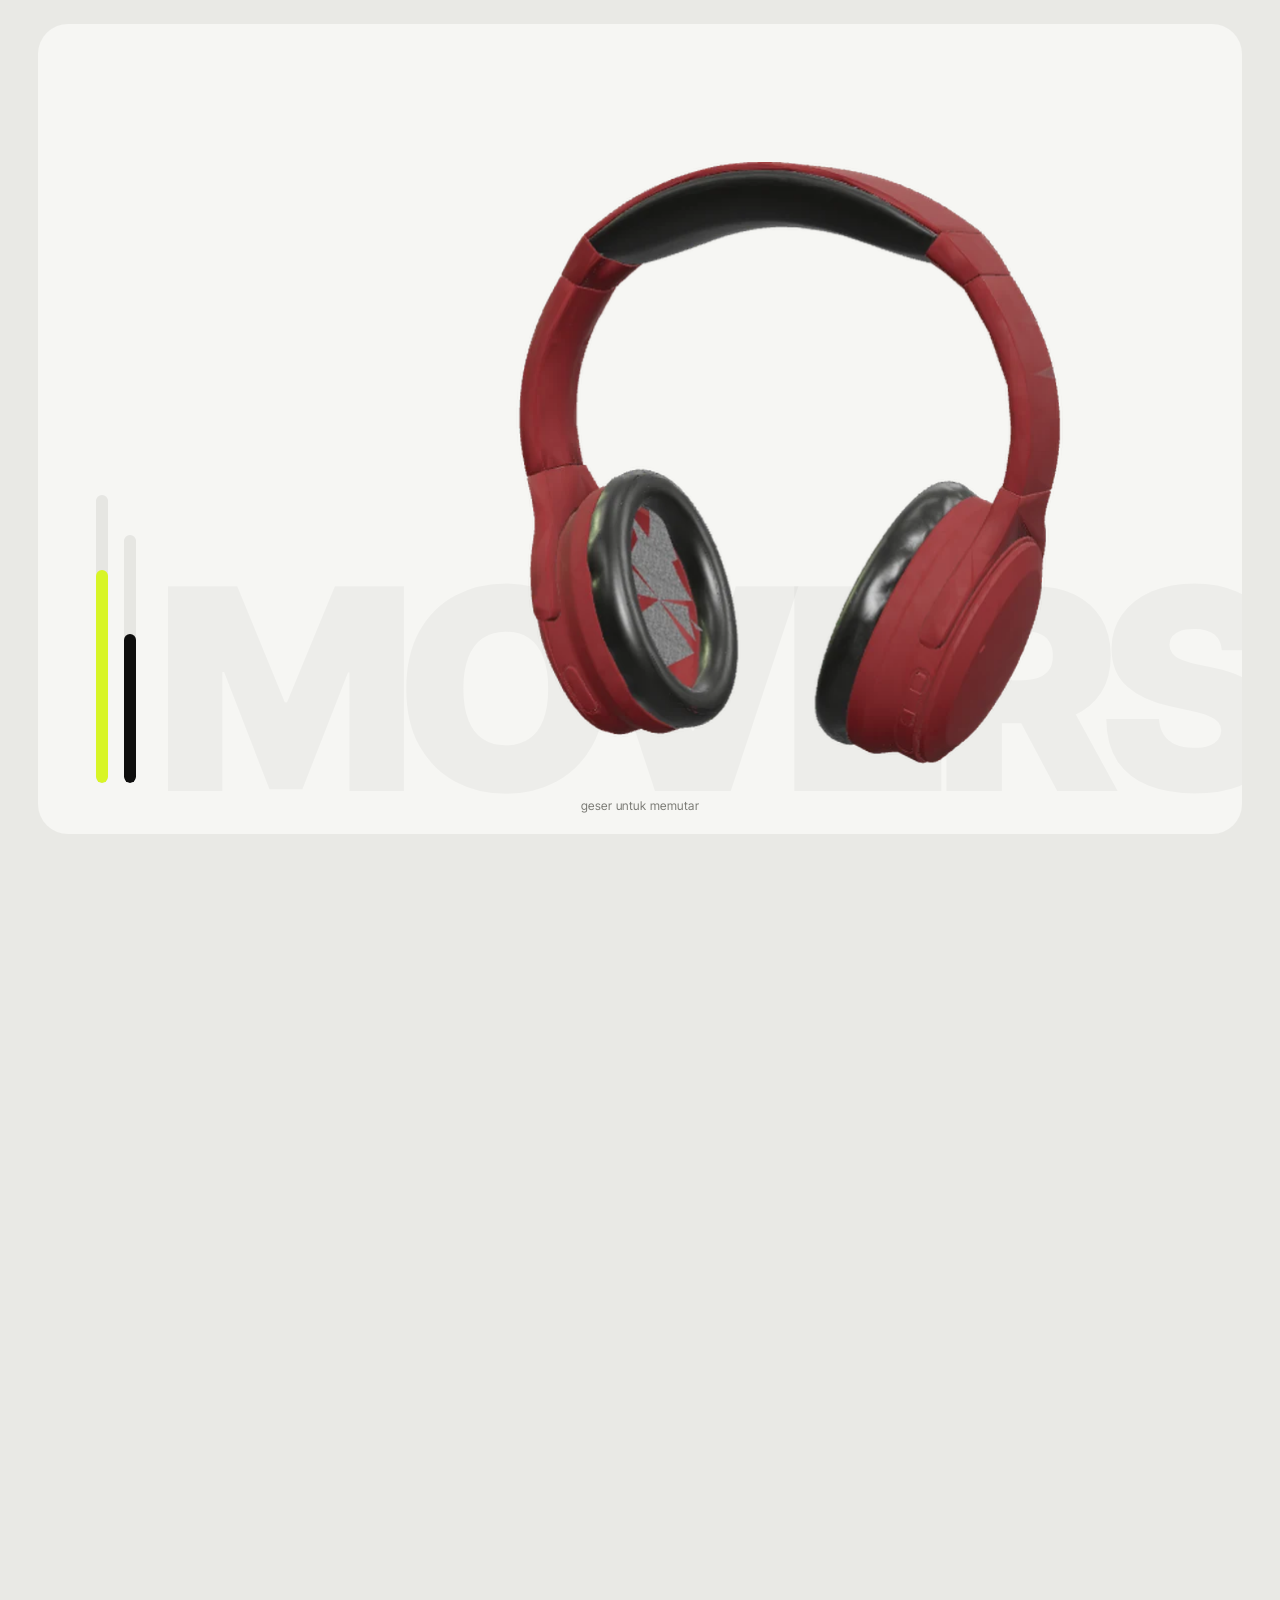
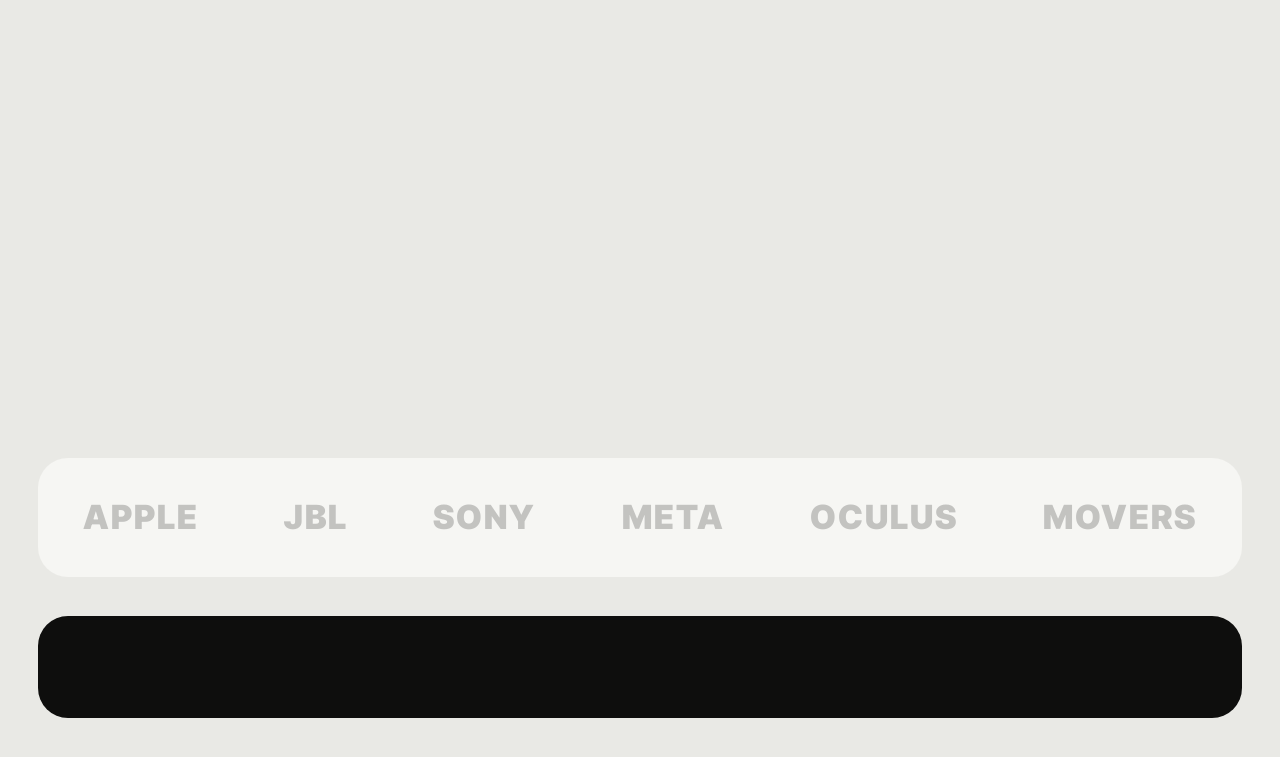
<file: index.html>
<!DOCTYPE html>
<html lang="id">
<head>
  <meta charset="utf-8">
  <meta name="viewport" content="width=device-width, initial-scale=1, viewport-fit=cover">
  <title>MOVERS · Gadget & Aksesoris Laptop</title>
  <meta name="description" content="MOVERS menjual MacBook, headphone, earphone, Apple Watch, speaker, controller, dan VR. Lihat setiap produk dalam 3D, pesan lewat WhatsApp.">
  <meta property="og:title" content="MOVERS · Gear up. Move on.">
  <meta property="og:description" content="Gadget & aksesoris laptop dalam 3D. Pesan langsung lewat WhatsApp.">
  <meta property="og:image" content="img/stills/headphone.webp">
  <meta name="theme-color" content="#efefec">
  <link rel="icon" href="img/favicon.svg" type="image/svg+xml">
  <link rel="preconnect" href="https://fonts.googleapis.com"><link rel="preconnect" href="https://fonts.gstatic.com" crossorigin>
  <link href="https://fonts.googleapis.com/css2?family=Inter+Tight:wght@400;500;600;700;800;900&display=swap" rel="stylesheet">
  <link rel="stylesheet" href="css/style.css">
  <link rel="modulepreload" href="vendor/three.module.js">
  <script type="importmap">{ "imports": { "three": "./vendor/three.module.js" } }</script>
</head>
<body>
  <header class="site-header" id="site-header"></header>

  <main id="main">
    <!-- hero -->
    <section class="hero panel" aria-labelledby="hero-title">
      <span class="ghost" aria-hidden="true">MOVERS</span>
      <p class="eyebrow reveal">Headphone Wireless Pro · mulai Rp1,2 jt</p>
      <h1 id="hero-title" class="display reveal">
        <span class="line">GADGET UNTUK</span>
        <span class="pill-line"><span class="pill-word">SETIAP GERAK</span>
          <a class="pill-cta" href="product.html?id=headphone"><span>Belanja<br>sekarang</span><i>→</i></a></span>
      </h1>
      <div class="hero-icons reveal" aria-label="Keunggulan">
        <span class="ring" title="Isi daya cepat" data-icon="bolt"></span>
        <span class="ring" title="Konsultasi via WhatsApp" data-icon="phone"></span>
        <span class="ring" title="Dikirim 1–2 hari" data-icon="clock"></span>
      </div>
      <div class="bars" aria-hidden="true"><i></i><i></i></div>
      <div class="v3d hero-model" data-model="headphone" data-drag data-spin="0.2" data-fill="1.3"><img class="v3d-still" src="img/stills/headphone.webp" alt="Headphone Wireless Pro" width="600" height="600"></div>
      <div class="hero-rate reveal">
        <div class="rate-row"><b>4.9</b><span>/5</span>
          <span class="faces" aria-hidden="true"><i style="--h:18">RA</i><i style="--h:330">DS</i><i style="--h:205">FA</i></span></div>
        <p>Dipercaya 1.800+ pembeli. Barang original, bergaransi, dan bisa dicek dulu lewat 3D sebelum checkout.</p>
      </div>
      <span class="drag-hint" aria-hidden="true">geser untuk memutar</span>
    </section>

    <!-- kategori (kotak-kotak seperti template) -->
    <section class="tiles" id="kategori" aria-label="Kategori">
      <a class="tile t-black reveal" href="shop.html?cat=earphone">
        <div class="tile-text"><small>Nikmati</small><b>Earphone</b><span class="outline">AUDIO</span><span class="tile-btn">Lihat</span></div>
        <div class="v3d" data-model="earphone" data-spin="0.4"><img class="v3d-still" src="img/stills/earphone.webp" alt="" width="600" height="600"></div>
      </a>
      <a class="tile t-lime reveal" href="shop.html?cat=watch">
        <div class="tile-text"><small>Baru</small><b>Apple Watch</b><span class="outline">WATCH</span><span class="tile-btn">Lihat</span></div>
        <div class="v3d" data-model="watch-s9" data-spin="0.35"><img class="v3d-still" src="img/stills/watch-s9.webp" alt="" width="600" height="600"></div>
      </a>
      <a class="tile t-white wide reveal" href="shop.html?cat=macbook">
        <div class="tile-text"><small>Tren</small><b>MacBook Pro</b><span class="outline">LAPTOP</span><span class="tile-btn">Lihat</span></div>
        <div class="v3d" data-model="macbook" data-spin="0.25"><img class="v3d-still" src="img/stills/macbook.webp" alt="" width="600" height="600"></div>
      </a>
      <a class="tile t-white wide reveal" href="shop.html?cat=console">
        <div class="tile-text"><small>Terbaik</small><b>Gaming</b><span class="outline">CONSOLE</span><span class="tile-btn">Lihat</span></div>
        <div class="v3d" data-model="ps5-controller" data-spin="0.3"><img class="v3d-still" src="img/stills/ps5-controller.webp" alt="" width="600" height="600"></div>
      </a>
      <a class="tile t-black reveal" href="shop.html?cat=vr">
        <div class="tile-text"><small>Main</small><b>Game VR</b><span class="outline">OCULUS</span><span class="tile-btn">Lihat</span></div>
        <div class="v3d" data-model="quest" data-spin="0.4"><img class="v3d-still" src="img/stills/quest.webp" alt="" width="600" height="600"></div>
      </a>
      <a class="tile t-lime reveal" href="shop.html?cat=speaker">
        <div class="tile-text"><small>Baru</small><b>Speaker</b><span class="outline">SPEAKER</span><span class="tile-btn">Lihat</span></div>
        <div class="v3d" data-model="speaker" data-spin="0.35"><img class="v3d-still" src="img/stills/speaker.webp" alt="" width="600" height="600"></div>
      </a>
    </section>

    <!-- keunggulan -->
    <section class="perks reveal" aria-label="Keunggulan belanja">
      <div><span data-icon="truck"></span><b>Gratis ongkir</b><small>Min. belanja Rp1 jt</small></div>
      <div><span data-icon="shield"></span><b>Garansi resmi</b><small>Uang kembali 7 hari</small></div>
      <div><span data-icon="headset"></span><b>Bantuan 24/7</b><small>Lewat WhatsApp</small></div>
      <div><span data-icon="card"></span><b>Bayar aman</b><small>Transfer, QRIS, COD</small></div>
    </section>

    <!-- promo 1: kartu hitam dengan lencana berputar -->
    <section class="promo promo-dark reveal" aria-labelledby="promo1">
      <div class="badge" aria-hidden="true"><svg viewBox="0 0 100 100"><defs><path id="ring1" d="M50 50m-37 0a37 37 0 1 1 74 0a37 37 0 1 1-74 0"/></defs><text><textPath href="#ring1" textLength="231" lengthAdjust="spacing">MULAI SEKARANG  •  MULAI SEKARANG  •  </textPath></text></svg><span data-icon="bolt"></span></div>
      <div class="promo-left">
        <small class="lime-text">Diskon 17% · 15 Nov – 15 Des</small>
        <h2 id="promo1" class="display">PESTA<br>TANPA<br>HENTI.</h2>
      </div>
      <div class="v3d promo-model" data-model="speaker" data-spin="0.3" data-fill="1"><img class="v3d-still" src="img/stills/speaker.webp" alt="" width="600" height="600"></div>
      <div class="promo-right">
        <h3>JBL Charge 3</h3>
        <p>Bass kencang, tahan air, dan bisa sekalian ngecas HP. Teman setia buat kumpul di mana saja.</p>
        <a class="pill-btn outline-light" href="product.html?id=speaker">Lihat speaker <span data-icon="arrow"></span></a>
      </div>
    </section>

    <!-- terlaris -->
    <section class="section" aria-labelledby="best">
      <div class="sec-head reveal">
        <h2 id="best" class="display-sm">PRODUK <mark>TERLARIS</mark></h2>
        <p>Pilihan favorit pembeli bulan ini. Klik produk untuk melihatnya dalam 3D.</p>
        <a class="pill-btn dark" href="shop.html">Semua produk <span data-icon="arrow"></span></a>
      </div>
      <div class="grid" id="best-grid"></div>
    </section>

    <!-- promo 2: kartu lime -->
    <section class="promo promo-lime reveal" aria-labelledby="promo2">
      <div class="promo-left">
        <small>Hemat Rp1 jt · khusus minggu ini</small>
        <h2 id="promo2" class="display">HAPPY<br>HOURS.</h2>
      </div>
      <div class="v3d promo-model" data-model="watch-ultra" data-spin="0.3" data-fill="1.05"><img class="v3d-still" src="img/stills/watch-ultra.webp" alt="" width="600" height="600"></div>
      <div class="promo-right">
        <h3>Apple Watch Ultra 2</h3>
        <p>Titanium, layar 3000 nits, dan baterai yang tahan berhari-hari. Siap diajak ke segala medan.</p>
        <a class="pill-btn dark" href="product.html?id=watch-ultra">Lihat jam <span data-icon="arrow"></span></a>
      </div>
    </section>

    <!-- berita -->
    <section class="section" aria-labelledby="news">
      <div class="sec-head reveal">
        <h2 id="news" class="display-sm">KABAR <mark>TERBARU</mark></h2>
        <p>Saran dan berita gadget pilihan dari media teknologi. Klik untuk membaca artikel lengkapnya.</p>
      </div>
      <div class="news">
        <a class="news-card reveal" href="https://id.my-best.com/1576" target="_blank" rel="noopener">
          <img src="img/news/news-1.webp" alt="Orang mencoba headset VR" loading="lazy" width="900" height="601">
          <small>mybest Indonesia · Panduan VR</small>
          <h3>Cara memilih headset VR, ditinjau praktisi IT</h3>
          <p>Bedanya VR standalone, VR untuk PC atau konsol, dan VR box untuk HP, plus rekomendasinya.</p>
          <span class="news-more">Baca di mybest <span data-icon="arrowUR"></span></span>
        </a>
        <a class="news-card reveal" href="https://inet.detik.com/consumer/d-8030985/smartwatch-untuk-orang-tua-ini-fitur-yang-wajib-ada" target="_blank" rel="noopener">
          <img src="img/news/news-2.webp" alt="Smartwatch di pergelangan tangan" loading="lazy" width="900" height="601">
          <small>detikInet · Smartwatch</small>
          <h3>Smartwatch untuk orang tua: ini fitur yang wajib ada</h3>
          <p>Pemantauan kesehatan, deteksi jatuh, GPS, sampai pengingat obat untuk keluarga di rumah.</p>
          <span class="news-more">Baca di detikInet <span data-icon="arrowUR"></span></span>
        </a>
        <a class="news-card reveal" href="https://eraspace.com/artikel/post/set-up-gaming-room-02" target="_blank" rel="noopener">
          <img src="img/news/news-3.webp" alt="Setup laptop di meja kerja" loading="lazy" width="900" height="1090">
          <small>Eraspace · Setup gaming</small>
          <h3>7 tips set up gaming room di rumah</h3>
          <p>Mulai dari konsep, meja dan kursi ergonomis, sampai merapikan kabel supaya main makin nyaman.</p>
          <span class="news-more">Baca di Eraspace <span data-icon="arrowUR"></span></span>
        </a>
      </div>
    </section>

    <!-- merek -->
    <section class="brands" aria-label="Merek yang tersedia">
      <span>APPLE</span><span>JBL</span><span>SONY</span><span>META</span><span>OCULUS</span><span>MOVERS</span>
    </section>
  </main>

  <footer class="site-footer" id="site-footer"></footer>

  <script type="module">
    import { setup, card, PRODUCTS, ICON, $, $$ } from './js/common.js';
    // ikon & tombol panah
    $$('[data-icon]').forEach(el => { el.innerHTML = ICON[el.dataset.icon] || ''; });
    // tombol kotak kategori menyebut jumlah produknya
    $$('.tile').forEach(t => {
      const cat = new URL(t.href).searchParams.get('cat'), n = PRODUCTS.filter(p => p.cat === cat).length;
      t.querySelector('.tile-btn').innerHTML = `Lihat ${n} produk ${ICON.arrow}`;
    });
    const best = ['headphone', 'headphone-1', 'macbook', 'watch-0', 'earphone-1', 'speaker-4', 'ps5-controller', 'vr-1'];
    $('#best-grid').innerHTML = best.map(id => card(PRODUCTS.find(p => p.id === id))).join('');
    setup('home');
  </script>
</body>
</html>
</file>
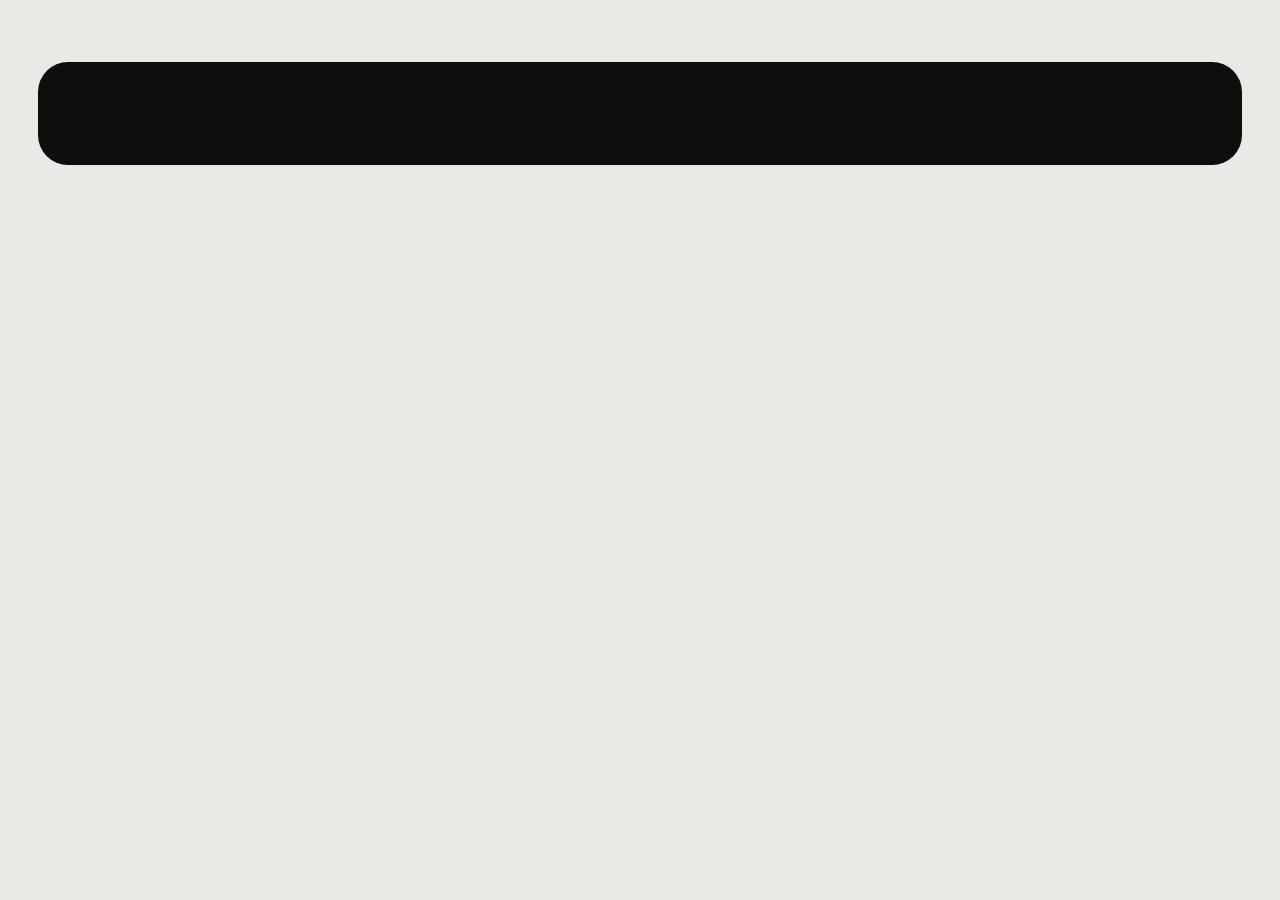
<file: product.html>
<!DOCTYPE html>
<html lang="id">
<head>
  <meta charset="utf-8">
  <meta name="viewport" content="width=device-width, initial-scale=1, viewport-fit=cover">
  <title>Produk · MOVERS</title>
  <meta name="description" content="Lihat produk MOVERS dalam 3D dan pesan langsung lewat WhatsApp.">
  <meta name="theme-color" content="#efefec">
  <link rel="icon" href="img/favicon.svg" type="image/svg+xml">
  <link rel="preconnect" href="https://fonts.googleapis.com"><link rel="preconnect" href="https://fonts.gstatic.com" crossorigin>
  <link href="https://fonts.googleapis.com/css2?family=Inter+Tight:wght@400;500;600;700;800;900&display=swap" rel="stylesheet">
  <link rel="stylesheet" href="css/style.css">
  <link rel="modulepreload" href="vendor/three.module.js">
  <script type="importmap">{ "imports": { "three": "./vendor/three.module.js" } }</script>
</head>
<body class="page-product">
  <header class="site-header" id="site-header"></header>
  <main id="main"></main>
  <footer class="site-footer" id="site-footer"></footer>

  <script type="module">
    import { setup, card, PRODUCTS, CATEGORIES, SHOP, ICON, byId, rupiah, $, $$, addToCart } from './js/common.js';
    import { viewerOf } from './js/viewer.js';

    const id = new URLSearchParams(location.search).get('id');
    const p = byId(id) || PRODUCTS[0];
    const cat = CATEGORIES.find(c => c.id === p.cat).name;
    document.title = `${p.name} · ${SHOP.name}`;
    $('meta[name=description]').content = p.blurb;
    const off = p.was ? Math.round((1 - p.price / p.was) * 100) : 0;
    const stars = n => Array.from({ length: 5 }, (_, i) => `<i class="${i < Math.round(n) ? 'on' : ''}">${ICON.star}</i>`).join('');
    const related = PRODUCTS.filter(x => x.id !== p.id).sort((a, b) => (b.cat === p.cat) - (a.cat === p.cat)).slice(0, 4);
    // produk dengan model 3D memakai penampil 3D; produk dari foto memakai foto tanpa background
    const media = (cls, extra = '') => p.model
      ? `<div class="v3d ${cls}" data-model="${p.id}" ${extra}><img class="v3d-still" src="${p.img}" alt="${p.name}" width="600" height="600"></div>`
      : `<div class="photo ${cls}"><img src="${p.img}" alt="${p.name}"></div>`;

    $('#main').innerHTML = `
    <section class="hero panel p-hero" aria-labelledby="p-title">
      <span class="ghost" aria-hidden="true">${p.ghost}</span>
      <nav class="crumbs reveal" aria-label="Lokasi"><a href="index.html">Beranda</a><span>/</span><a href="shop.html?cat=${p.cat}">${cat}</a><span>/</span><span aria-current="page">${p.name}</span></nav>
      <h1 id="p-title" class="display reveal">
        <span class="sr">${p.name}: </span>
        <span class="line">${p.headline[0]}</span>
        <span class="pill-line"><span class="pill-word">${p.headline[1]}</span>
          <a class="pill-cta" href="#beli"><span>Beli<br>sekarang</span><i>→</i></a></span>
      </h1>
      <div class="hero-icons reveal" aria-label="Keunggulan">
        <span class="ring" title="${p.feats[0][0]}">${ICON.bolt}</span>
        <span class="ring" title="Konsultasi via WhatsApp">${ICON.phone}</span>
        <span class="ring" title="${SHOP.shipping}">${ICON.clock}</span>
      </div>
      <div class="bars" aria-hidden="true"><i></i><i></i></div>
      ${media('hero-model', 'data-drag data-spin="0.18" data-fill="1"')}
      <div class="hero-rate reveal">
        <div class="rate-row"><b>${p.rating}</b><span>/5</span>
          <span class="faces" aria-hidden="true"><i style="--h:18">RA</i><i style="--h:330">DS</i><i style="--h:205">FA</i></span></div>
        <p>${p.blurb}</p>
      </div>
      ${p.model ? `<span class="drag-hint" aria-hidden="true">${ICON.rotate} geser untuk memutar</span>` : ''}
    </section>

    <section class="buy panel reveal" id="beli" aria-labelledby="buy-title">
      <div class="buy-main">
        <span class="card-cat">${cat}</span>
        <h2 id="buy-title">${p.name}</h2>
        <div class="stars" aria-label="Rating ${p.rating} dari 5">${stars(p.rating)}<span>${p.rating} (${p.reviews} ulasan)</span></div>
        <div class="buy-price"><b>${rupiah(p.price)}</b>${p.was ? `<s>${rupiah(p.was)}</s><span class="tag">-${off}%</span>` : ''}</div>
        <p>${p.blurb}</p>
      </div>
      <form class="buy-form" id="buy-form">
        <fieldset class="chips"><legend>Warna</legend>
          ${p.colors.map((c, i) => `<label><input type="radio" name="color" value="${c}"${i ? '' : ' checked'}><span>${c}</span></label>`).join('')}
        </fieldset>
        <div class="buy-row">
          <div class="qty big" role="group" aria-label="Jumlah">
            <button type="button" data-step="-1" aria-label="Kurangi">${ICON.minus}</button>
            <output id="qty" aria-live="polite">1</output>
            <button type="button" data-step="1" aria-label="Tambah">${ICON.plus}</button>
          </div>
          <button class="pill-btn lime grow" type="submit">${ICON.bag} Tambah ke keranjang</button>
        </div>
        <a class="pill-btn dark wide" id="wa-buy" target="_blank" rel="noopener">${ICON.wa} Beli langsung via WhatsApp</a>
        <p class="muted small">Stok ${p.stock} unit · ${SHOP.shipping}</p>
      </form>
    </section>

    <section class="promo promo-dark power reveal" aria-labelledby="pw-title">
      <div class="badge" aria-hidden="true"><svg viewBox="0 0 100 100"><defs><path id="ring1" d="M50 50m-37 0a37 37 0 1 1 74 0a37 37 0 1 1-74 0"/></defs><text><textPath href="#ring1" textLength="231" lengthAdjust="spacing">MULAI SEKARANG  •  MULAI SEKARANG  •  </textPath></text></svg>${ICON.bolt}</div>
      <div class="promo-left">
        <h2 id="pw-title" class="display-md">LEBIH DARI<br>SEKADAR<br><span class="lime-text">${p.short.toUpperCase()}.</span></h2>
        <p>${p.power}</p>
        <a class="pill-btn outline-light" href="#sisi">Lihat detailnya ${ICON.arrow}</a>
      </div>
      ${media('promo-model', 'data-spin="0.3" data-fill="1.2"')}
    </section>

    <section class="section specs" aria-labelledby="sp-title">
      <div class="sec-head center reveal">
        <h2 id="sp-title" class="display-sm">KECIL DI LUAR<br><mark>BESAR DI DALAM</mark></h2>
      </div>
      <div class="spec-grid">
        ${p.specs.map(([n, u, l]) => `<div class="spec reveal"><b>${n}<small>${u}</small></b><span>${l}</span></div>`).join('')}
      </div>
    </section>

    <section class="section angles panel" id="sisi" aria-labelledby="an-title">
      <div class="angles-text reveal">
        <h2 id="an-title" class="display-sm">${p.model ? 'LIHAT DARI<br><mark>SETIAP SISI</mark>' : 'KENAPA<br><mark>PILIH INI</mark>'}</h2>
        ${p.model ? `<div class="tabs" role="tablist" aria-label="Sudut pandang">
          <button role="tab" aria-selected="true" data-face="0">Depan</button>
          <button role="tab" aria-selected="false" data-face="1.5708">Samping</button>
          <button role="tab" aria-selected="false" data-face="3.1416">Belakang</button>
        </div>` : '<div class="tabs-gap"></div>'}
        <ol class="feats">
          ${p.feats.map(([t, d], i) => `<li><span class="num">0${i + 1}</span><div><b>${t}</b><p>${d}</p></div></li>`).join('')}
        </ol>
      </div>
      ${media('angle-model', 'data-drag data-spin="0" data-fill="0.95"')}
    </section>

    <section class="section" aria-labelledby="rel-title">
      <div class="sec-head reveal">
        <h2 id="rel-title" class="display-sm">PRODUK <mark>LAINNYA</mark></h2>
        <a class="pill-btn dark" href="shop.html">Semua produk ${ICON.arrow}</a>
      </div>
      <div class="grid">${related.map(x => card(x)).join('')}</div>
    </section>`;

    // jumlah & warna
    let qty = 1;
    const form = $('#buy-form'), out = $('#qty');
    const color = () => new FormData(form).get('color');
    const waLink = () => {
      const msg = `Halo ${SHOP.name}, saya mau beli ${p.name} (${color()}) sebanyak ${qty} unit. Total ${rupiah(p.price * qty)}. Masih ada stok?`;
      $('#wa-buy').href = `https://wa.me/${SHOP.wa}?text=${encodeURIComponent(msg)}`;
    };
    $$('[data-step]').forEach(b => b.addEventListener('click', () => {
      qty = Math.max(1, Math.min(p.stock, qty + +b.dataset.step)); out.textContent = qty;
      $('[data-step="-1"]').disabled = qty <= 1; $('[data-step="1"]').disabled = qty >= p.stock; waLink();
    }));
    $('[data-step="-1"]').disabled = true;
    form.addEventListener('change', waLink);
    form.addEventListener('submit', e => { e.preventDefault(); addToCart(p.id, qty, color()); });
    waLink();

    // tab sudut pandang memutar model
    const angle = $('.angle-model');
    if (p.model) {
    $$('[data-face]').forEach(b => b.addEventListener('click', () => {
      $$('[data-face]').forEach(x => x.setAttribute('aria-selected', String(x === b)));
      viewerOf(angle)?.face(+b.dataset.face, 0);
    }));
    $('.tabs').addEventListener('keydown', e => {
      const tabs = $$('[data-face]'), i = tabs.indexOf(document.activeElement);
      if (i < 0 || !['ArrowLeft', 'ArrowRight'].includes(e.key)) return;
      const n = tabs[(i + (e.key === 'ArrowRight' ? 1 : tabs.length - 1)) % tabs.length]; n.focus(); n.click();
    });
    }

    // foto produk: sedikit miring mengikuti kursor
    $$('.photo').forEach(el => {
      const img = el.querySelector('img');
      el.addEventListener('pointermove', e => {
        const r = el.getBoundingClientRect(), x = (e.clientX - r.left) / r.width - 0.5, y = (e.clientY - r.top) / r.height - 0.5;
        img.style.setProperty('--rx', `${(-y * 10).toFixed(2)}deg`); img.style.setProperty('--ry', `${(x * 14).toFixed(2)}deg`);
      });
      el.addEventListener('pointerleave', () => { img.style.removeProperty('--rx'); img.style.removeProperty('--ry'); });
    });

    setup('shop');
  </script>
</body>
</html>
</file>
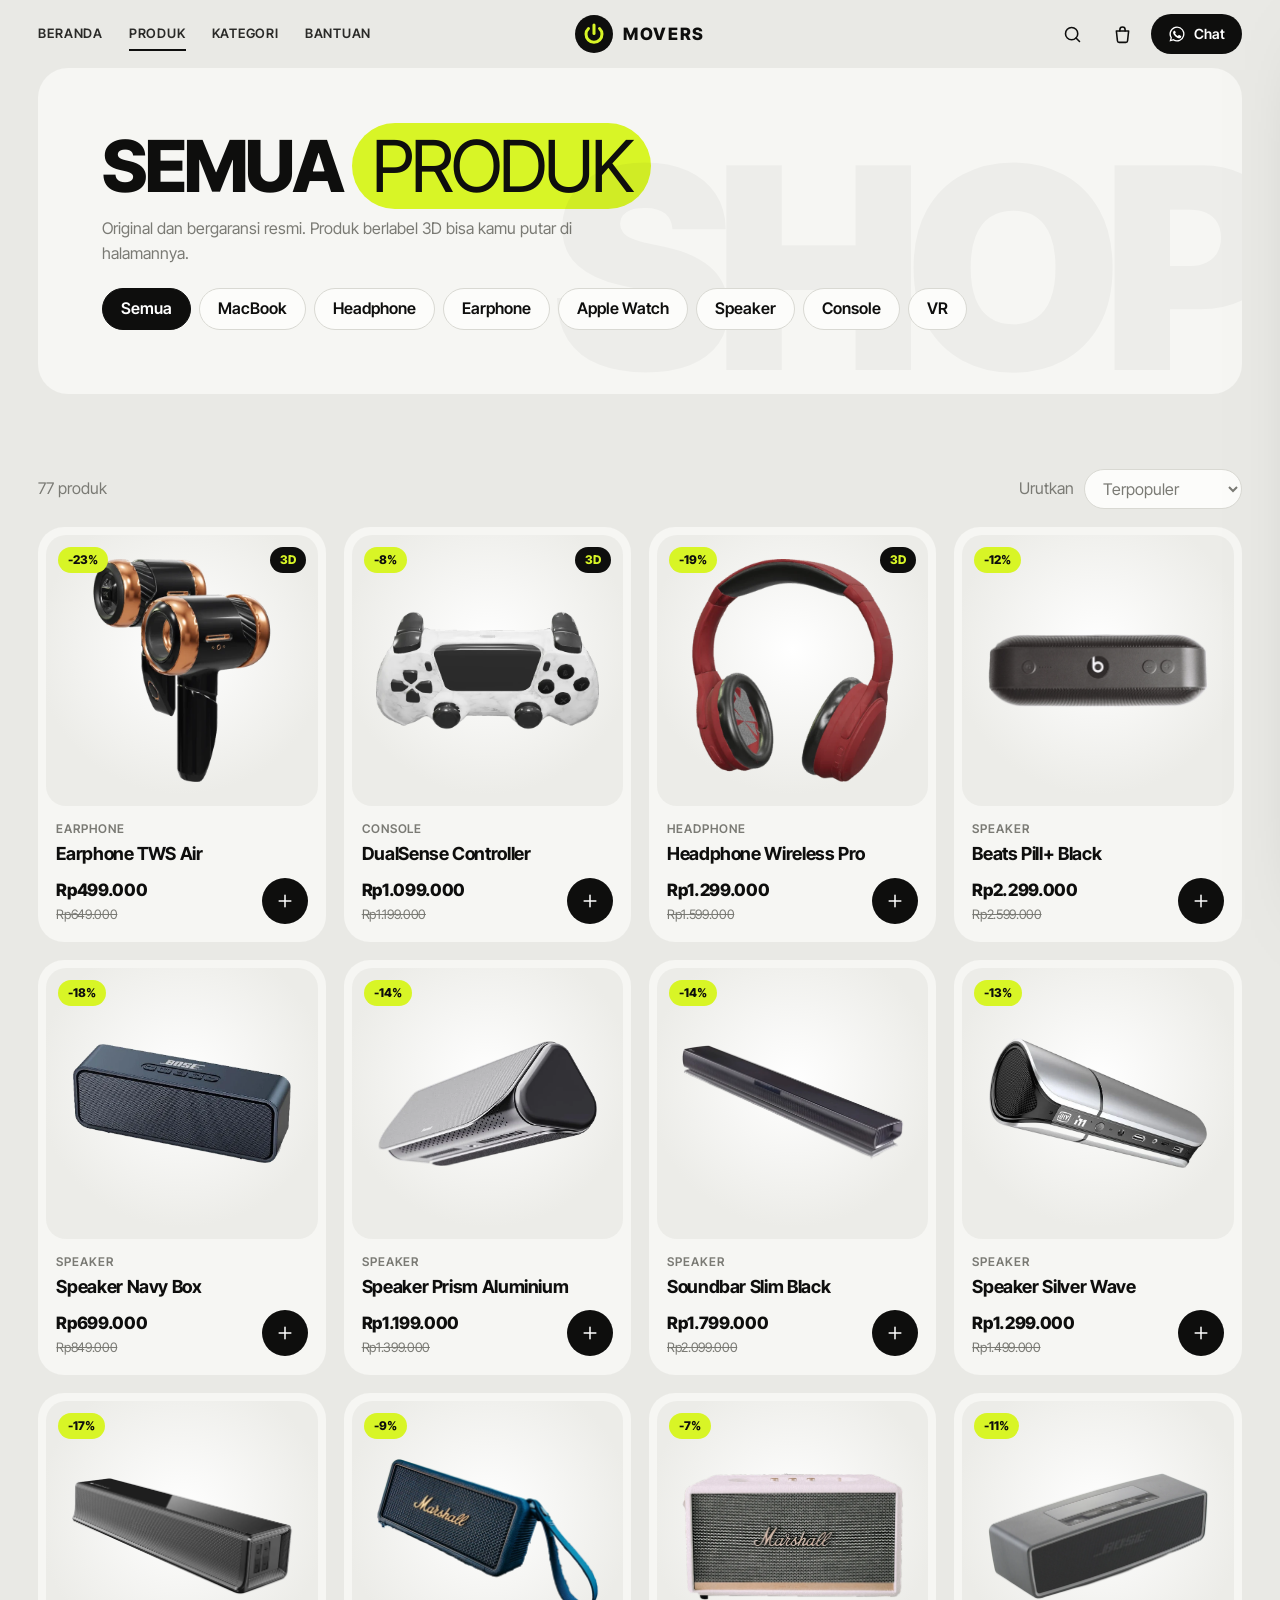
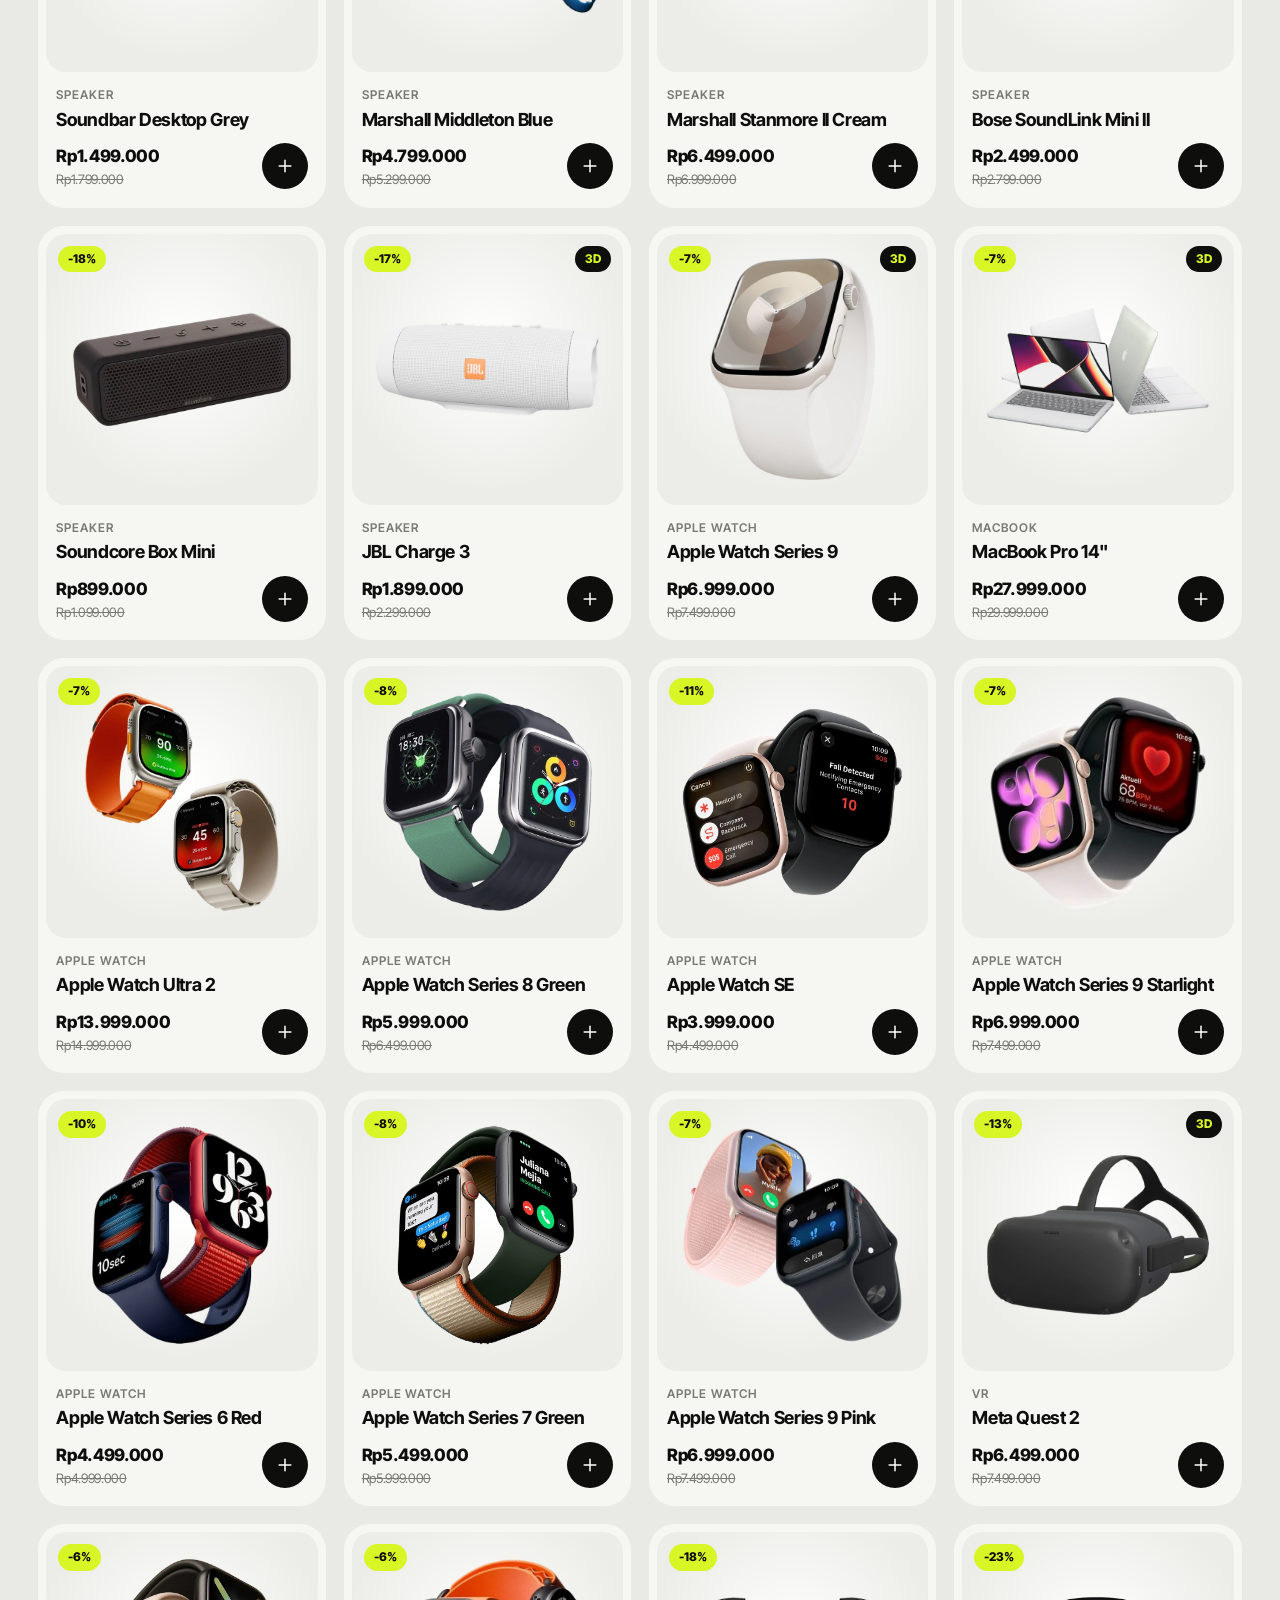
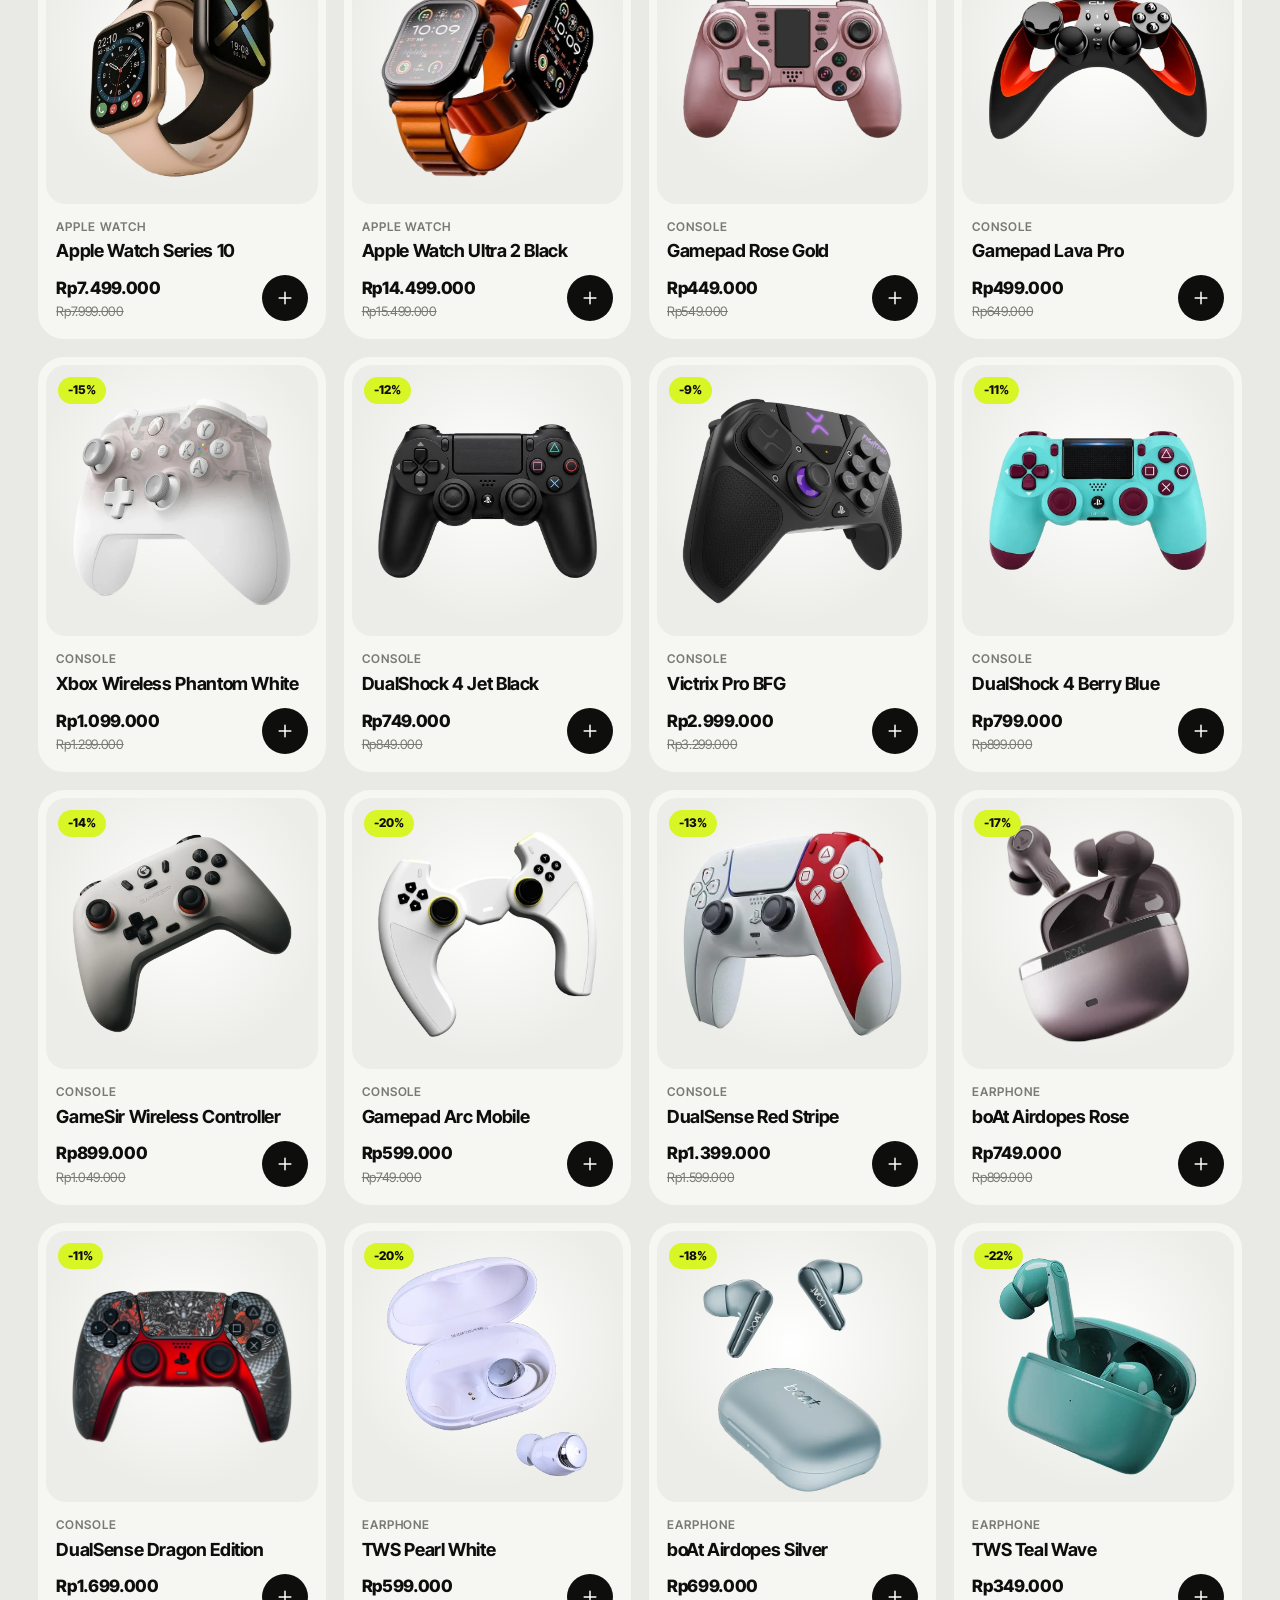
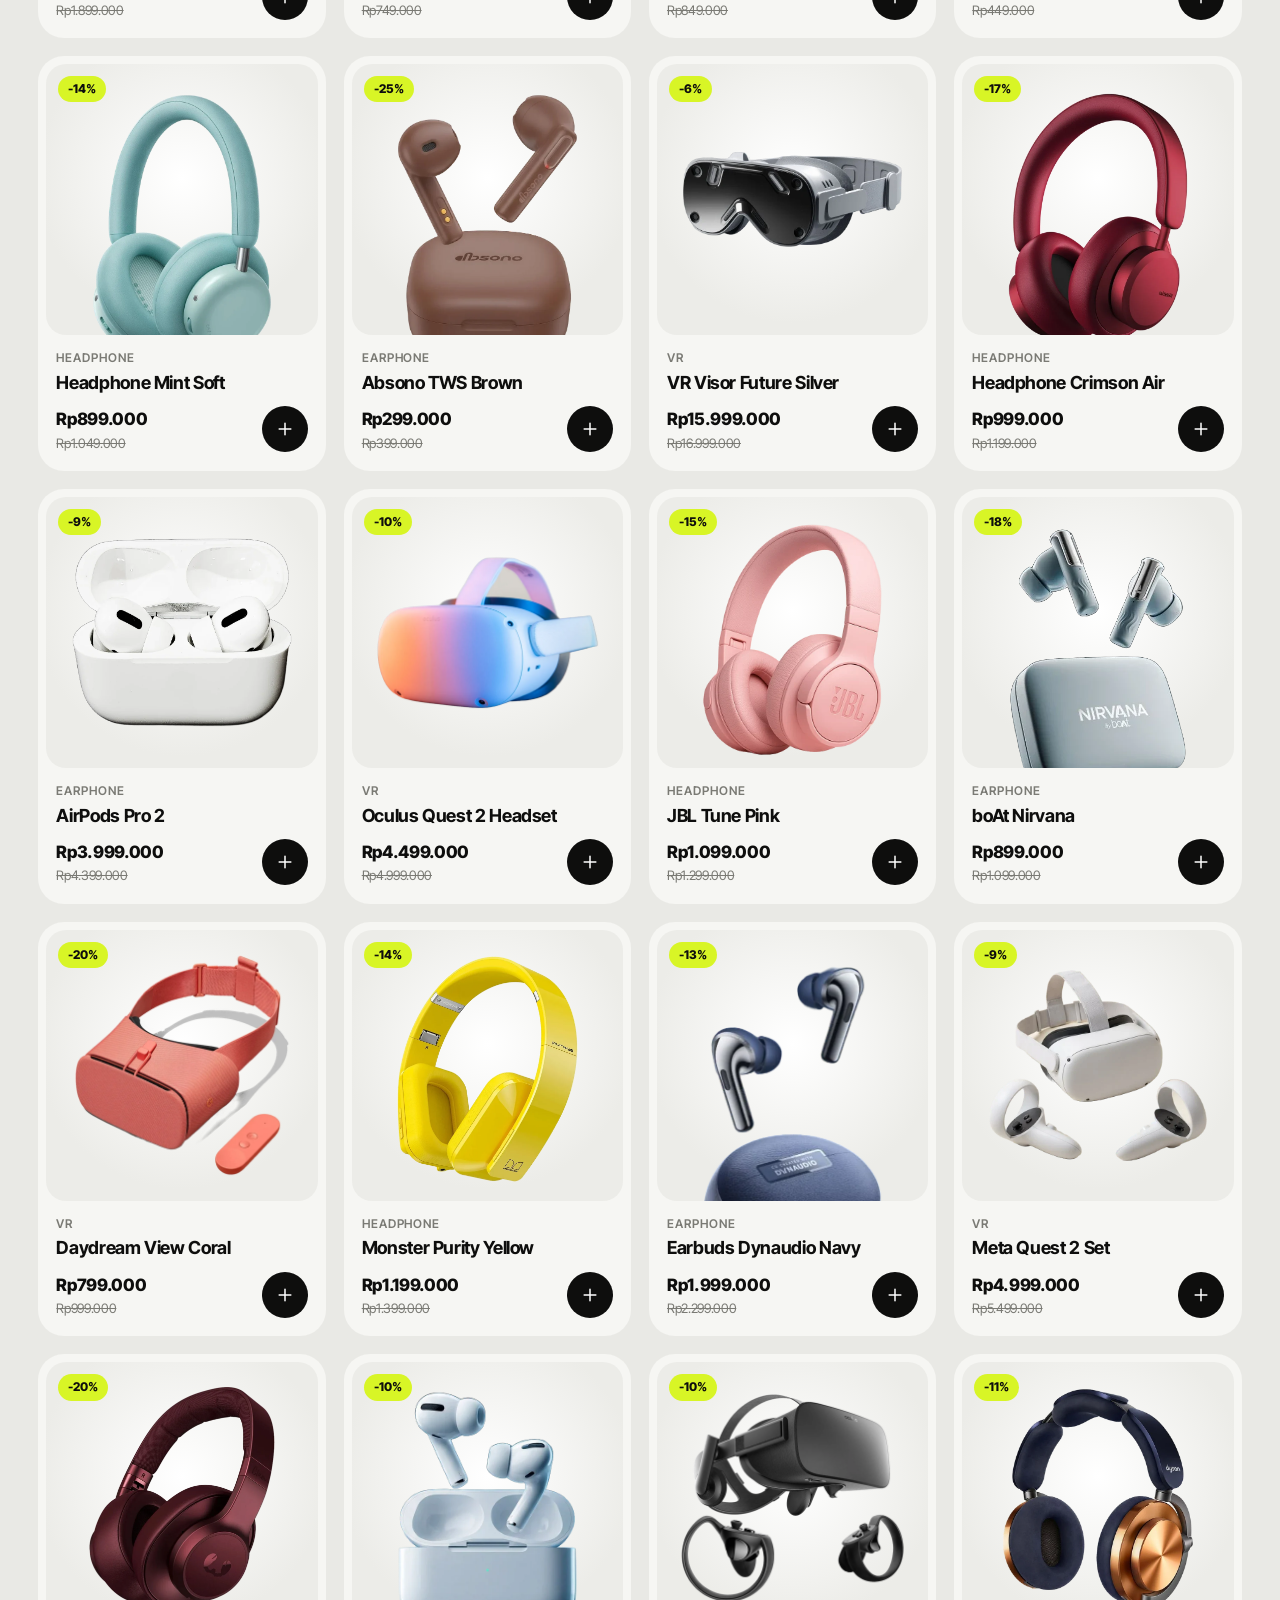
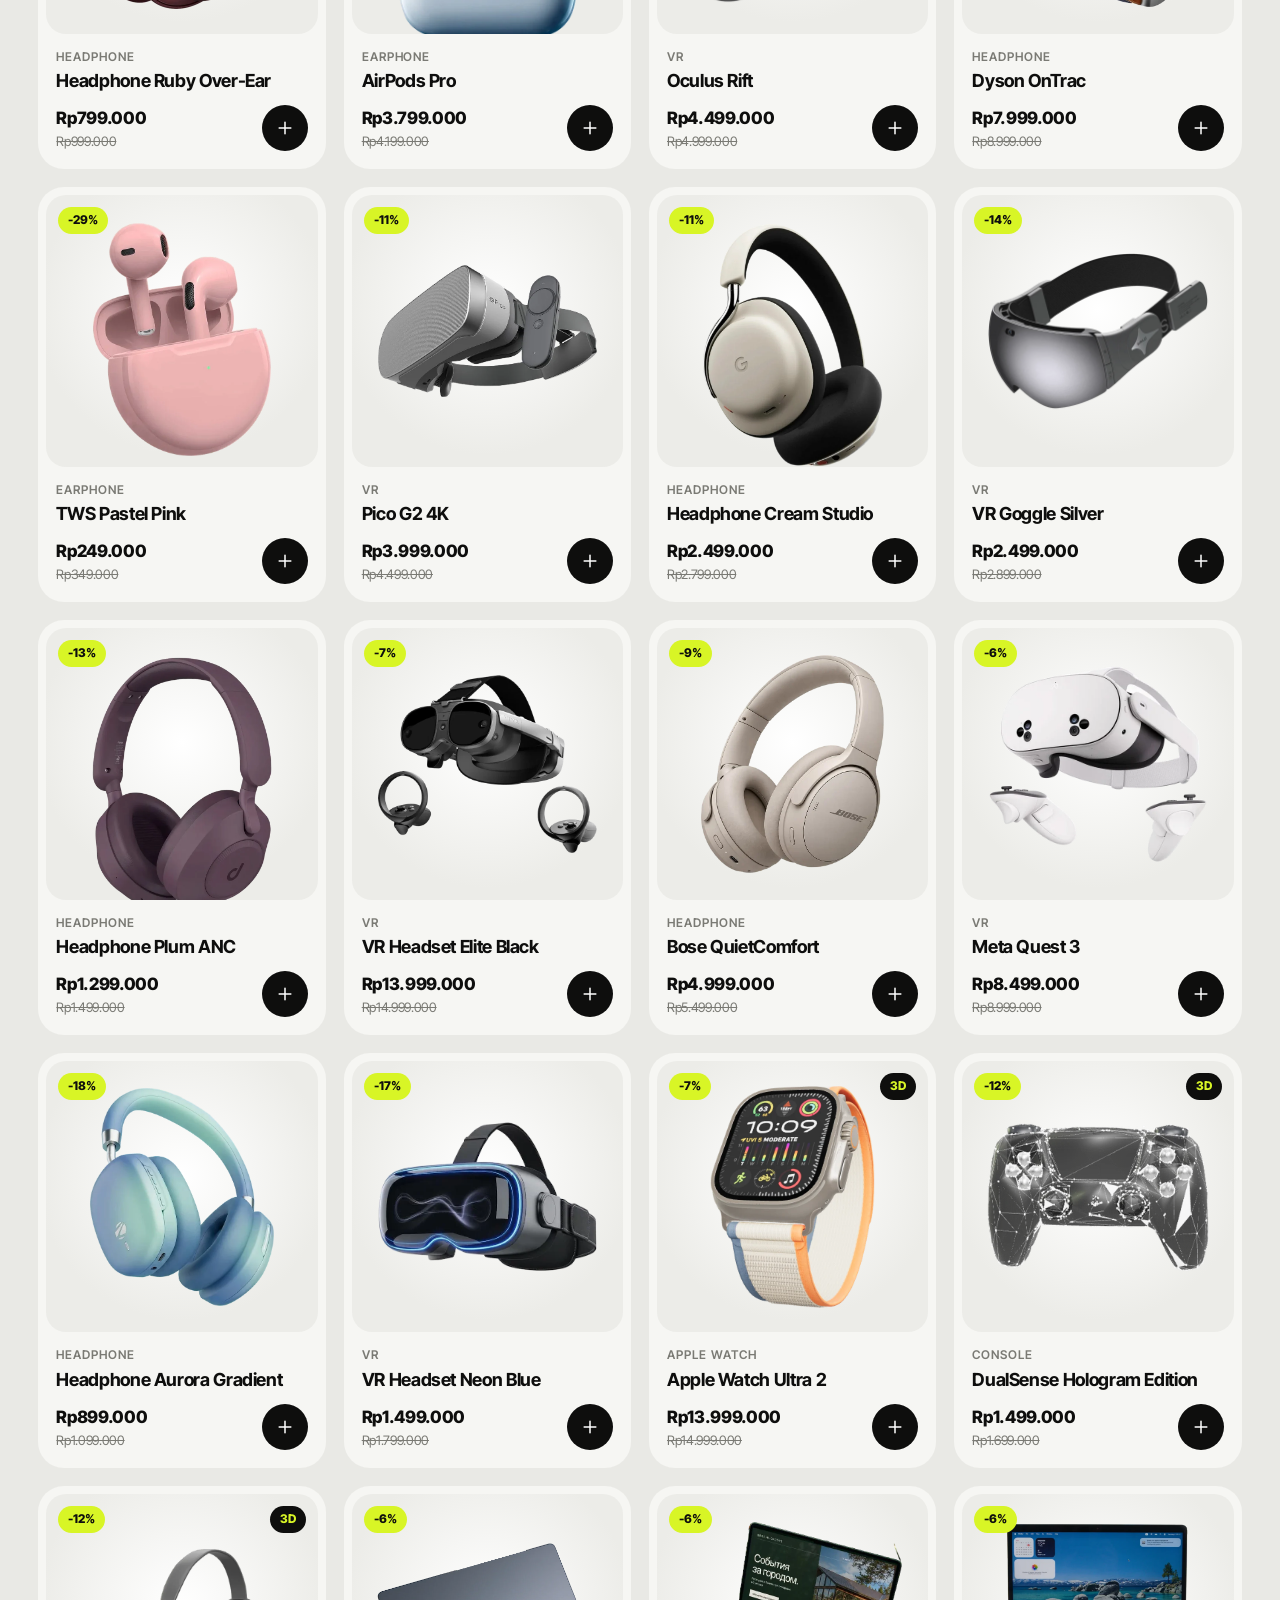
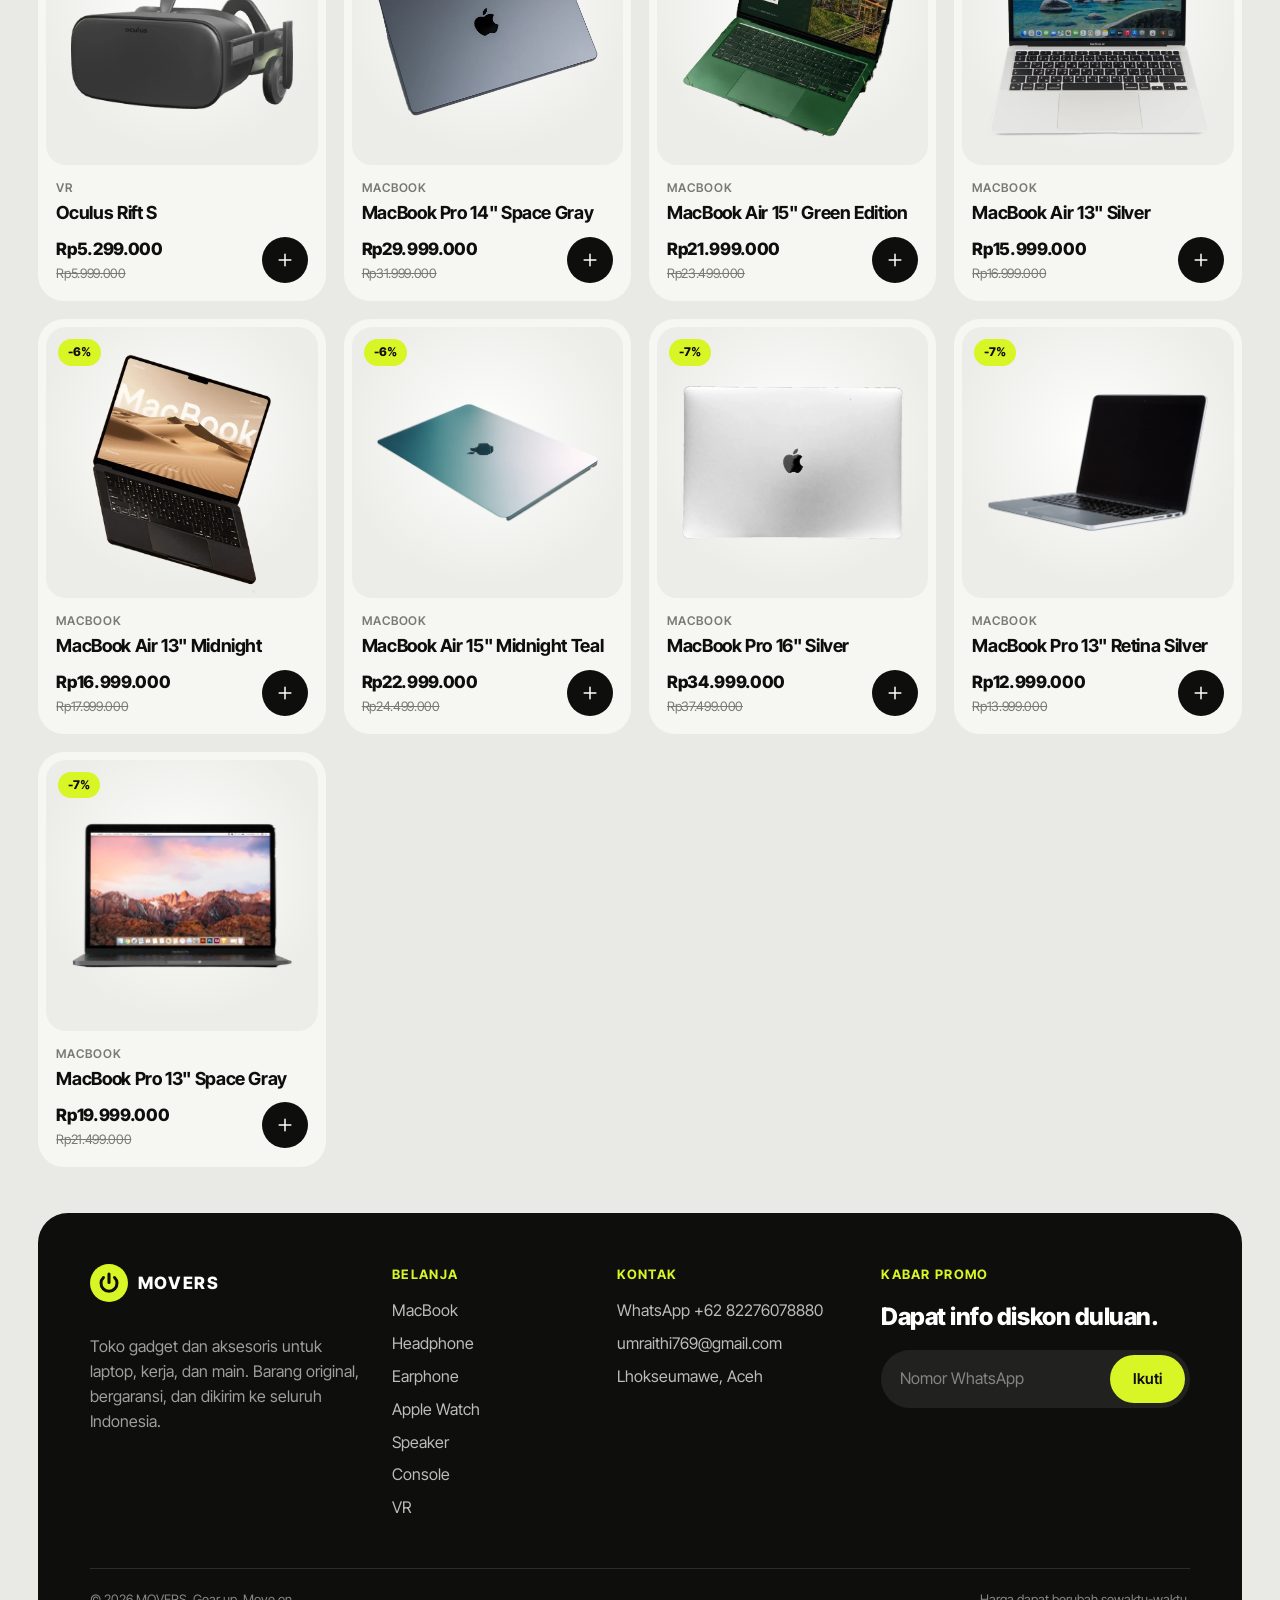
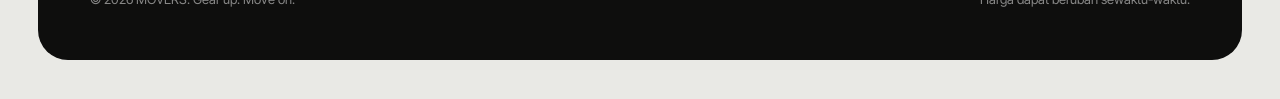
<file: shop.html>
<!DOCTYPE html>
<html lang="id">
<head>
  <meta charset="utf-8">
  <meta name="viewport" content="width=device-width, initial-scale=1, viewport-fit=cover">
  <title>Semua produk · MOVERS</title>
  <meta name="description" content="Semua produk MOVERS: laptop, audio, smartwatch, gaming, dan VR.">
  <meta name="theme-color" content="#efefec">
  <link rel="icon" href="img/favicon.svg" type="image/svg+xml">
  <link rel="preconnect" href="https://fonts.googleapis.com"><link rel="preconnect" href="https://fonts.gstatic.com" crossorigin>
  <link href="https://fonts.googleapis.com/css2?family=Inter+Tight:wght@400;500;600;700;800;900&display=swap" rel="stylesheet">
  <link rel="stylesheet" href="css/style.css">
  <script type="importmap">{ "imports": { "three": "./vendor/three.module.js" } }</script>
</head>
<body>
  <header class="site-header" id="site-header"></header>
  <main id="main">
    <section class="shop-head panel">
      <span class="ghost" aria-hidden="true">SHOP</span>
      <h1 class="display-md" id="shop-title">SEMUA <mark>PRODUK</mark></h1>
      <p>Original dan bergaransi resmi. Produk berlabel 3D bisa kamu putar di halamannya.</p>
      <div class="filters" role="toolbar" aria-label="Filter kategori" id="filters"></div>
    </section>
    <section class="section">
      <div class="shop-bar"><span id="count" aria-live="polite"></span>
        <label class="sort">Urutkan
          <select id="sort"><option value="pop">Terpopuler</option><option value="low">Harga terendah</option><option value="high">Harga tertinggi</option></select></label></div>
      <div class="grid" id="shop-grid"></div>
    </section>
  </main>
  <footer class="site-footer" id="site-footer"></footer>

  <script type="module">
    import { setup, card, PRODUCTS, CATEGORIES, $, $$ } from './js/common.js';
    const params = new URLSearchParams(location.search);
    let cat = CATEGORIES.some(c => c.id === params.get('cat')) ? params.get('cat') : 'all';
    $('#filters').innerHTML = [{ id: 'all', name: 'Semua' }, ...CATEGORIES]
      .map(c => `<button type="button" data-cat="${c.id}" aria-pressed="${c.id === cat}">${c.name}</button>`).join('');
    function render() {
      const sort = $('#sort').value;
      let list = PRODUCTS.filter(p => cat === 'all' || p.cat === cat);
      if (sort === 'low') list = [...list].sort((a, b) => a.price - b.price);
      if (sort === 'high') list = [...list].sort((a, b) => b.price - a.price);
      if (sort === 'pop') list = [...list].sort((a, b) => b.reviews - a.reviews);
      $('#shop-grid').innerHTML = list.map(p => card(p)).join('');
      $('#count').textContent = `${list.length} produk`;
      const c = CATEGORIES.find(x => x.id === cat);
      $('#shop-title').innerHTML = c ? `KATEGORI <mark>${c.name.toUpperCase()}</mark>` : 'SEMUA <mark>PRODUK</mark>';
      document.title = `${c ? c.name : 'Semua produk'} · MOVERS`;
    }
    $('#filters').addEventListener('click', e => {
      const b = e.target.closest('[data-cat]'); if (!b) return;
      cat = b.dataset.cat; $$('[data-cat]').forEach(x => x.setAttribute('aria-pressed', String(x === b)));
      history.replaceState(null, '', cat === 'all' ? 'shop.html' : `shop.html?cat=${cat}`); render();
    });
    $('#sort').addEventListener('change', render);
    render();
    setup('shop');
  </script>
</body>
</html>
</file>
<file: css/style.css>
/* MOVERS · gaya mengikuti referensi: latar abu terang, tipografi tebal kapital, aksen hijau lime, kartu hitam. */
:root {
  --bg: #e9e9e5;
  --panel: #f6f6f3;
  --white: #fcfcfa;
  --ink: #0e0e0d;
  --ink-2: #2a2a28;
  --muted: #7a7a74;
  --line: #d9d9d3;
  --lime: #d8f526;
  --lime-2: #c6e40f;
  --radius: 30px;
  --pad: clamp(16px, 3vw, 40px);
  --font: 'Inter Tight', 'Helvetica Neue', Arial, system-ui, sans-serif;
  --ease: cubic-bezier(.2, .7, .2, 1);
}
*, *::before, *::after { box-sizing: border-box; }
[hidden] { display: none !important; }
html { scroll-behavior: smooth; -webkit-text-size-adjust: 100%; }
@media (prefers-reduced-motion: reduce) { html { scroll-behavior: auto; } *, *::before, *::after { animation-duration: .01ms !important; transition-duration: .01ms !important; } }
body { margin: 0; background: var(--bg); color: var(--ink); font: 400 16px/1.55 var(--font); -webkit-font-smoothing: antialiased; }
body.locked { overflow: hidden; }
img { max-width: 100%; height: auto; display: block; }
a { color: inherit; text-decoration: none; }
button, input, select, textarea { font: inherit; color: inherit; }
button { cursor: pointer; }
mark { background: var(--lime); color: var(--ink); padding: 0 .28em; border-radius: 999px; font-weight: 400; box-decoration-break: clone; -webkit-box-decoration-break: clone; }
:focus-visible { outline: 3px solid var(--ink); outline-offset: 3px; border-radius: 6px; }
.sr { position: absolute; width: 1px; height: 1px; overflow: hidden; clip-path: inset(50%); white-space: nowrap; }
.skip { position: absolute; left: 12px; top: -60px; z-index: 100; background: var(--ink); color: #fff; padding: 10px 16px; border-radius: 999px; }
.skip:focus { top: 12px; }
.muted { color: var(--muted); }
.small { font-size: 13px; }
.lime-text { color: var(--lime); }
svg { width: 1em; height: 1em; flex: none; }

html, body { overflow-x: clip; }
main { padding: 0 var(--pad); display: grid; grid-template-columns: minmax(0, 1fr); gap: clamp(16px, 2vw, 24px); max-width: 1480px; margin: 0 auto; }
.panel { background: var(--panel); border-radius: var(--radius); }

/* ---------- tombol ---------- */
.pill-btn { display: inline-flex; align-items: center; justify-content: center; gap: .55em; height: 48px; padding: 0 22px; border-radius: 999px; border: 1.5px solid transparent; font-weight: 600; font-size: 15px; white-space: nowrap; transition: transform .2s var(--ease), background .2s, color .2s; }
.pill-btn:hover { transform: translateY(-2px); }
.pill-btn:active { transform: translateY(0) scale(.98); }
.pill-btn.dark { background: var(--ink); color: #fff; }
.pill-btn.lime { background: var(--lime); color: var(--ink); }
.pill-btn.lime:hover { background: var(--lime-2); }
.pill-btn.outline-light { border-color: rgba(255, 255, 255, .45); color: #fff; }
.pill-btn.outline-light:hover { background: #fff; color: var(--ink); }
.pill-btn.wide { width: 100%; }
.pill-btn.grow { flex: 1; }
.pill-btn:disabled { opacity: .45; cursor: not-allowed; transform: none; }
.pill-btn svg { font-size: 18px; }
.icon-btn { width: 44px; height: 44px; display: grid; place-items: center; border-radius: 50%; border: 0; background: transparent; position: relative; font-size: 21px; transition: background .2s; }
.icon-btn:hover { background: rgba(0, 0, 0, .06); }

/* ---------- header ---------- */
.site-header { position: sticky; top: 0; z-index: 40; padding: 12px var(--pad); transition: background .3s, box-shadow .3s; }
.site-header.scrolled { background: rgba(233, 233, 229, .86); backdrop-filter: blur(14px); -webkit-backdrop-filter: blur(14px); box-shadow: 0 1px 0 var(--line); }
.bar { max-width: 1480px; margin: 0 auto; display: grid; grid-template-columns: 1fr auto 1fr; align-items: center; gap: 16px; }
.nav { display: flex; gap: 26px; }
.nav a { font-size: 13px; font-weight: 600; letter-spacing: .06em; text-transform: uppercase; color: var(--ink-2); padding: 6px 0; border-bottom: 2px solid transparent; }
.nav a:hover, .nav a[aria-current] { border-color: var(--ink); }
.logo { display: inline-flex; align-items: center; gap: 10px; font-weight: 800; letter-spacing: .1em; font-size: 17px; line-height: 1; }
.logo b { font-weight: 800; padding-top: 1px; }
.logo-mark { width: 38px; height: 38px; flex: none; }
.logo-mark .lm-bg { fill: var(--ink); }
.logo-mark .lm-fg { fill: none; stroke: var(--lime); stroke-width: 3.2; stroke-linecap: round; }
.logo:hover .logo-mark .lm-fg { stroke: #fff; }
.bar-right { display: flex; align-items: center; justify-content: flex-end; gap: 6px; }
.bar-right .pill-btn { height: 40px; padding: 0 16px; font-size: 14px; }
.cart-count { position: absolute; top: 2px; right: 0; min-width: 19px; height: 19px; padding: 0 5px; border-radius: 999px; background: var(--lime); color: var(--ink); font-size: 11px; font-weight: 800; display: grid; place-items: center; border: 2px solid var(--bg); }
.cart-btn.bump { animation: bump .45s var(--ease); }
@keyframes bump { 40% { transform: scale(1.18); } }
.menu-btn { display: none; }
.mobile-nav { display: grid; gap: 2px; padding: 12px 4px 4px; }
.mobile-nav a { padding: 12px 14px; border-radius: 14px; font-weight: 600; }
.mobile-nav a:hover { background: var(--panel); }

/* ---------- tipografi besar ---------- */
.display { font-weight: 800; text-transform: uppercase; letter-spacing: -.045em; line-height: .9; margin: 0; font-size: clamp(52px, 9.6vw, 156px); }
.display-md { font-weight: 800; text-transform: uppercase; letter-spacing: -.04em; line-height: .95; margin: 0; font-size: clamp(38px, 5.6vw, 84px); }
.display-sm { font-weight: 800; text-transform: uppercase; letter-spacing: -.035em; line-height: 1.02; margin: 0; font-size: clamp(32px, 4.4vw, 62px); }
.eyebrow { margin: 0 0 18px; font-size: 14px; font-weight: 600; color: var(--muted); letter-spacing: .02em; }
.ghost { position: absolute; right: -2%; bottom: 4%; font-weight: 900; font-size: clamp(120px, 22vw, 360px); line-height: .8; letter-spacing: -.06em; color: rgba(14, 14, 13, .035); pointer-events: none; user-select: none; white-space: nowrap; }

/* ---------- hero ---------- */
.hero { position: relative; overflow: hidden; padding: clamp(36px, 5vw, 70px) clamp(22px, 4.5vw, 72px) clamp(28px, 4vw, 56px); min-height: min(860px, calc(100vh - 90px)); display: grid; grid-template-columns: 1fr 1fr; grid-template-rows: auto auto 1fr auto; column-gap: 24px; isolation: isolate; }
.hero > .eyebrow, .hero > .crumbs, .hero > h1 { grid-column: 1 / -1; position: relative; z-index: 1; }
.hero .line { display: block; }
.pill-line { position: relative; display: flex; align-items: center; justify-content: space-between; gap: 16px; margin-top: .1em; background: var(--lime); border-radius: 999px; padding: .1em .12em .1em .32em; min-height: .78em; }
.pill-word { font-weight: 400; font-size: .52em; letter-spacing: -.02em; line-height: 1; white-space: nowrap; }
.pill-cta { position: relative; z-index: 3; display: inline-flex; align-items: center; gap: 14px; font-size: clamp(13px, 1.45vw, 21px); font-weight: 600; letter-spacing: 0; text-transform: none; line-height: 1.05; text-align: right; }
.pill-cta i { font-style: normal; width: clamp(40px, 4.4vw, 64px); height: clamp(40px, 4.4vw, 64px); border-radius: 50%; background: var(--ink); color: #fff; display: grid; place-items: center; font-size: 1.3em; transition: transform .3s var(--ease); }
.pill-cta:hover i { transform: rotate(-35deg); }
.hero-icons { grid-column: 1; display: flex; gap: 12px; margin-top: clamp(22px, 3vw, 40px); position: relative; z-index: 3; }
.ring { width: 46px; height: 46px; border-radius: 50%; border: 1.5px solid var(--line); background: var(--white); display: grid; place-items: center; font-size: 18px; }
.bars { grid-column: 1; grid-row: 4; align-self: end; display: flex; gap: 16px; align-items: flex-end; height: min(300px, 32vh); z-index: 1; }
.bars i { width: 12px; height: 100%; border-radius: 999px; background: rgba(14, 14, 13, .07); position: relative; overflow: hidden; }
.bars i::after { content: ''; position: absolute; inset: auto 0 0; height: 74%; border-radius: inherit; background: var(--lime); animation: fillbar 2.4s var(--ease) both; }
.bars i + i { height: 86%; }
.bars i + i::after { background: var(--ink); height: 60%; animation-delay: .2s; }
@keyframes fillbar { from { height: 0; } }
.hero-model { position: absolute !important; z-index: 2; left: 34%; top: 12%; width: min(62%, 76vh); aspect-ratio: 1; }
.hero-rate { grid-column: 2; grid-row: 4; justify-self: end; align-self: end; max-width: 320px; text-align: right; position: relative; z-index: 3; }
.rate-row { display: flex; align-items: center; justify-content: flex-end; gap: 4px; }
.rate-row b { font-size: clamp(40px, 4vw, 60px); font-weight: 500; letter-spacing: -.04em; line-height: 1; }
.rate-row > span { color: var(--muted); font-size: 22px; align-self: flex-end; margin-bottom: 6px; }
.faces { display: inline-flex; margin-left: 14px; }
.faces i { width: 44px; height: 44px; border-radius: 50%; margin-left: -12px; border: 3px solid var(--panel); font: 700 13px/38px var(--font); font-style: normal; text-align: center; color: #fff; background: linear-gradient(135deg, hsl(var(--h) 55% 58%), hsl(calc(var(--h) + 40) 50% 38%)); }
.hero-rate p { color: var(--muted); margin: 12px 0 0; font-size: 15px; }
.drag-hint { position: absolute; left: 50%; bottom: 18px; transform: translateX(-50%); font-size: 12px; color: var(--muted); display: inline-flex; gap: 6px; align-items: center; z-index: 3; letter-spacing: .04em; }
.crumbs { display: flex; gap: 8px; font-size: 13px; color: var(--muted); margin-bottom: 18px; flex-wrap: wrap; }
.crumbs a:hover { color: var(--ink); }

/* ---------- penampil 3D ---------- */
.v3d { position: relative; }
/* foto produk tanpa background (dipakai di tempat penampil 3D untuk produk dari foto) */
.photo { position: relative; display: grid; place-items: center; perspective: 900px; }
.photo img { width: 82%; height: 82%; object-fit: contain; filter: drop-shadow(0 18px 40px rgba(0, 0, 0, .35)); transform: rotateX(var(--rx, 0deg)) rotateY(var(--ry, 0deg)); transition: transform .5s var(--ease); animation: floaty 6s ease-in-out infinite; }
.promo-dark .photo img { filter: drop-shadow(0 18px 40px rgba(0, 0, 0, .5)); }
/* foto tidak transparan seperti model 3D, jadi diletakkan sedikit lebih rendah supaya judul tetap terbaca */
.hero .photo.hero-model { top: 26%; left: 38%; width: min(54%, 62vh); }
@keyframes floaty { 50% { translate: 0 -10px; } }
.tabs-gap { height: 22px; }
.v3d-canvas { position: absolute; inset: 0; width: 100% !important; height: 100% !important; display: block; }
.v3d-still { position: absolute; inset: 6%; width: 88%; height: 88%; object-fit: contain; transition: opacity .6s; pointer-events: none; }
.v3d.is-ready .v3d-still { opacity: 0; }
.v3d.is-ready .v3d-canvas { animation: fadein .7s var(--ease) both; }
@keyframes fadein { from { opacity: 0; transform: scale(.96); } }
.v3d[data-drag] { cursor: grab; }
.v3d.is-dragging { cursor: grabbing; }

/* ---------- kotak kategori ---------- */
.tiles { display: grid; grid-template-columns: repeat(4, 1fr); gap: clamp(12px, 1.5vw, 18px); }
.tile { position: relative; overflow: hidden; border-radius: var(--radius); min-height: 400px; padding: 26px; display: flex; isolation: isolate; transition: transform .35s var(--ease); }
.tile:hover { transform: translateY(-4px); }
.tile.wide { grid-column: span 2; }
.t-black { background: var(--ink); color: #fff; --stroke: #fff; }
.t-lime { background: var(--lime); color: var(--ink); }
.t-white { background: var(--white); color: var(--ink); }
.tile-text { position: relative; z-index: 2; align-self: flex-end; display: grid; justify-items: start; }
.tile-text small { font-size: 14px; opacity: .7; }
.tile-text b { font-size: clamp(24px, 2.2vw, 34px); font-weight: 800; letter-spacing: -.03em; line-height: 1.05; }
.outline { font-size: clamp(40px, 4.2vw, 66px); font-weight: 900; letter-spacing: -.04em; line-height: .9; color: transparent; -webkit-text-stroke: 1.5px var(--stroke, #0e0e0d); opacity: .45; margin: 4px 0 16px; }
.tile-btn { display: inline-flex; align-items: center; gap: 8px; height: 40px; padding: 0 18px; border-radius: 999px; font-weight: 600; font-size: 14px; background: var(--lime); color: var(--ink); }
.t-lime .tile-btn { background: var(--ink); color: #fff; }
.t-white .tile-btn { background: var(--ink); color: #fff; }
.tile .v3d { position: absolute; z-index: 1; left: 0; right: 0; top: 0; height: 62%; }
.tile.wide .v3d { left: auto; width: 60%; height: 100%; }

/* ---------- keunggulan ---------- */
.perks { display: grid; grid-template-columns: repeat(4, 1fr); gap: 12px; padding: 8px 0; }
.perks > div { display: grid; grid-template-columns: auto 1fr; column-gap: 14px; align-items: center; padding: 16px 18px; border-radius: 22px; background: var(--panel); }
.perks span { grid-row: span 2; width: 48px; height: 48px; border-radius: 50%; background: var(--ink); color: var(--lime); display: grid; place-items: center; font-size: 21px; }
.perks b { font-weight: 700; }
.perks small { color: var(--muted); }

/* ---------- promo ---------- */
.promo { position: relative; border-radius: calc(var(--radius) + 6px); padding: clamp(56px, 6vw, 84px) clamp(24px, 4.5vw, 72px) clamp(32px, 4vw, 60px); display: grid; grid-template-columns: 1fr 1.1fr 1fr; align-items: center; gap: 24px; min-height: 460px; margin-top: 46px; }
.promo-dark { background: var(--ink); color: #fff; }
.promo-lime { background: var(--lime); color: var(--ink); margin-top: 0; }
.promo-left small { font-weight: 600; font-size: 14px; letter-spacing: .02em; }
.promo-left .display { font-size: clamp(54px, 7vw, 112px); margin-top: 14px; }
.promo-right { justify-self: end; max-width: 330px; display: grid; gap: 12px; justify-items: start; }
.promo-right h3 { margin: 0; font-size: 28px; font-weight: 800; letter-spacing: -.03em; }
.promo-right p { margin: 0 0 6px; opacity: .72; }
.promo-model { aspect-ratio: 1; width: 100%; max-width: 460px; justify-self: center; margin: -40px 0; }
.badge { position: absolute; left: 50%; top: 0; transform: translate(-50%, -50%); width: 124px; height: 124px; border-radius: 50%; background: var(--lime); color: var(--ink); display: grid; place-items: center; box-shadow: 0 0 0 12px var(--bg); z-index: 2; }
.badge > svg:first-child { position: absolute; inset: 6px; width: calc(100% - 12px); height: calc(100% - 12px); animation: spin 14s linear infinite; }
.badge text { font: 700 9px var(--font); fill: var(--ink); white-space: pre; }
.badge > svg:last-child, .badge > span { font-size: 30px; }
.badge > span svg { width: 30px; height: 30px; }
@keyframes spin { to { transform: rotate(360deg); } }

/* ---------- section & kartu ---------- */
.section { padding: clamp(28px, 4vw, 56px) 0 8px; }
.sec-head { display: flex; flex-wrap: wrap; align-items: end; justify-content: space-between; gap: 14px 28px; margin-bottom: 28px; }
.sec-head p { margin: 0; color: var(--muted); max-width: 380px; flex: 1 1 260px; }
.sec-head.center { justify-content: center; text-align: center; }
.grid { display: grid; grid-template-columns: repeat(4, 1fr); gap: clamp(12px, 1.5vw, 18px); }
.card { background: var(--panel); border-radius: 26px; overflow: hidden; display: flex; flex-direction: column; transition: transform .3s var(--ease), box-shadow .3s; }
.card:hover { transform: translateY(-4px); box-shadow: 0 18px 40px -24px rgba(0, 0, 0, .35); }
.card-media { position: relative; aspect-ratio: 1; margin: 8px 8px 0; border-radius: 20px; background: radial-gradient(circle at 50% 42%, #fff, #ecece8 70%); display: grid; place-items: center; overflow: hidden; }
.card-media > img { width: 82%; height: 82%; object-fit: contain; transition: transform .5s var(--ease); }
.card:hover .card-media > img { transform: scale(1.06) rotate(-2deg); }
.card-media .v3d { position: absolute; inset: 0; }
.tag { position: absolute; z-index: 2; top: 12px; left: 12px; background: var(--lime); color: var(--ink); border-radius: 999px; padding: 4px 10px; font-size: 12px; font-weight: 800; }
.card .tag-3d { left: auto; right: 12px; background: var(--ink); color: var(--lime); }
.card-body { padding: 14px 18px 18px; display: grid; gap: 4px; flex: 1; }
.card-cat { font-size: 12px; font-weight: 600; letter-spacing: .08em; text-transform: uppercase; color: var(--muted); }
.card h3 { margin: 0; font-size: 18px; font-weight: 700; letter-spacing: -.02em; line-height: 1.25; }
.card h3 a:hover { text-decoration: underline; text-underline-offset: 3px; }
.card-foot { display: flex; align-items: center; justify-content: space-between; gap: 10px; margin-top: auto; padding-top: 8px; }
.price { font-weight: 800; font-size: 17px; letter-spacing: -.02em; display: grid; }
.price s { font-weight: 400; font-size: 13px; color: var(--muted); }
.add-btn { width: 46px; height: 46px; border-radius: 50%; border: 0; background: var(--ink); color: #fff; display: grid; place-items: center; font-size: 20px; flex: none; transition: background .2s, color .2s, transform .2s; }
.add-btn:hover { background: var(--lime); color: var(--ink); transform: rotate(90deg); }

/* ---------- berita & merek ---------- */
.news { display: grid; grid-template-columns: repeat(3, 1fr); gap: clamp(12px, 1.5vw, 18px); }
.news-card { background: var(--panel); border-radius: 26px; padding: 8px 8px 22px; }
.news-card img { width: 100%; aspect-ratio: 16 / 11; object-fit: cover; border-radius: 20px; margin-bottom: 14px; }
.news-card small { color: var(--muted); padding: 0 12px; }
.news-card h3 { margin: 4px 12px 6px; font-size: 20px; letter-spacing: -.02em; line-height: 1.2; }
.news-card p { margin: 0 12px; color: var(--muted); font-size: 15px; }
a.news-card { display: block; transition: transform .3s var(--ease), box-shadow .3s; }
a.news-card:hover { transform: translateY(-4px); box-shadow: 0 18px 40px -24px rgba(0, 0, 0, .35); }
a.news-card:hover h3 { text-decoration: underline; text-underline-offset: 3px; }
.news-more { display: inline-flex; align-items: center; gap: 6px; margin: 14px 12px 0; font-weight: 700; font-size: 14px; }
.brands { display: flex; flex-wrap: wrap; justify-content: space-around; gap: 16px 36px; padding: 34px 20px; margin: 20px 0 0; border-radius: var(--radius); background: var(--panel); }
.brands span { font-weight: 900; font-size: clamp(20px, 2.6vw, 34px); letter-spacing: .06em; color: rgba(14, 14, 13, .22); }

/* ---------- footer ---------- */
.site-footer { margin: clamp(24px, 3vw, 40px) var(--pad) var(--pad); background: var(--ink); color: #fff; border-radius: var(--radius); padding: clamp(32px, 4vw, 56px); max-width: 1480px; }
@media (min-width: 1560px) { .site-footer { margin-left: auto; margin-right: auto; } }
.foot { display: grid; grid-template-columns: 1.4fr 1fr 1.2fr 1.6fr; gap: 32px; }
.foot > * { min-width: 0; }
.news-row .pill-btn { flex: none; }
.foot h3 { font-size: 13px; letter-spacing: .1em; text-transform: uppercase; color: var(--lime); margin: 0 0 14px; }
.foot > div > a:not(.logo), .foot > div > span { display: block; color: rgba(255, 255, 255, .72); margin-bottom: 8px; }
.foot > div > a:not(.logo):hover { color: #fff; }
.foot-brand p { color: rgba(255, 255, 255, .6); max-width: 300px; }
.foot-brand .logo { color: #fff; margin-bottom: 16px; }
.foot-brand .logo-mark .lm-bg { fill: var(--lime); }
.foot-brand .logo-mark .lm-fg { stroke: var(--ink); }
.foot-brand .logo:hover .logo-mark .lm-fg { stroke: var(--ink); }
.foot-news .big { font-size: 24px; font-weight: 800; letter-spacing: -.02em; margin: 0 0 14px; }
.news-row { display: flex; gap: 8px; background: rgba(255, 255, 255, .08); border-radius: 999px; padding: 5px; }
.news-row input { flex: 1; min-width: 0; background: transparent; border: 0; padding: 0 14px; color: #fff; outline: none; }
.news-row input::placeholder { color: rgba(255, 255, 255, .45); }
.news-row:focus-within { box-shadow: 0 0 0 2px var(--lime); }
.foot-base { display: flex; flex-wrap: wrap; justify-content: space-between; gap: 10px; margin-top: 40px; padding-top: 20px; border-top: 1px solid rgba(255, 255, 255, .12); font-size: 13px; color: rgba(255, 255, 255, .5); }

/* ---------- halaman produk ---------- */
.buy { display: grid; grid-template-columns: 1.1fr 1fr; gap: clamp(20px, 4vw, 64px); padding: clamp(24px, 4vw, 52px); align-items: start; }
.buy h2 { font-size: clamp(30px, 3.4vw, 48px); margin: 4px 0 10px; letter-spacing: -.035em; line-height: 1.05; }
.stars { display: flex; align-items: center; gap: 2px; color: var(--line); font-size: 18px; }
.stars i.on { color: var(--ink); }
.stars span { color: var(--muted); font-size: 14px; margin-left: 8px; }
.buy-price { display: flex; align-items: center; gap: 12px; margin: 18px 0 10px; flex-wrap: wrap; }
.buy-price b { font-size: clamp(30px, 3vw, 42px); letter-spacing: -.04em; }
.buy-price s { color: var(--muted); }
.buy-price .tag { position: static; }
.buy-main p { color: var(--muted); max-width: 520px; }
.buy-form { display: grid; gap: 14px; background: var(--white); border-radius: 24px; padding: 22px; }
.chips { border: 0; padding: 0; margin: 0; display: flex; flex-wrap: wrap; gap: 8px; }
.chips legend { font-weight: 700; margin-bottom: 10px; font-size: 14px; }
.chips label span { display: inline-block; padding: 9px 16px; border-radius: 999px; border: 1.5px solid var(--line); font-weight: 600; font-size: 14px; cursor: pointer; transition: all .2s; }
.chips input { position: absolute; opacity: 0; }
.chips input:checked + span { background: var(--ink); color: #fff; border-color: var(--ink); }
.chips input:focus-visible + span { outline: 3px solid var(--ink); outline-offset: 2px; }
.buy-row { display: flex; gap: 10px; }
.qty { display: inline-flex; align-items: center; gap: 4px; background: var(--panel); border-radius: 999px; padding: 3px; }
.qty button { width: 32px; height: 32px; border-radius: 50%; border: 0; background: var(--white); display: grid; place-items: center; font-size: 15px; }
.qty button:disabled { opacity: .35; cursor: not-allowed; }
.qty span, .qty output { min-width: 24px; text-align: center; font-weight: 700; }
.qty.big button { width: 42px; height: 42px; }
.power { grid-template-columns: 1.1fr 1fr; margin-top: 56px; }
.power .promo-left p { color: rgba(255, 255, 255, .66); max-width: 460px; margin: 18px 0 22px; }
.spec-grid { display: grid; grid-template-columns: repeat(4, 1fr); gap: clamp(12px, 1.5vw, 18px); }
.spec { background: var(--panel); border-radius: 26px; padding: 28px 24px; display: grid; gap: 6px; }
.spec b { font-size: clamp(42px, 4.6vw, 70px); font-weight: 600; letter-spacing: -.05em; line-height: 1; }
.spec b small { font-size: .4em; color: var(--muted); font-weight: 500; letter-spacing: -.01em; margin-left: 6px; }
.spec span { color: var(--muted); }
.spec:nth-child(2) { background: var(--lime); }
.spec:nth-child(2) span, .spec:nth-child(2) small { color: var(--ink-2); }
.spec:nth-child(3) { background: var(--ink); color: #fff; }
.spec:nth-child(3) span, .spec:nth-child(3) small { color: rgba(255, 255, 255, .6); }
.angles { display: grid; grid-template-columns: 1fr 1.2fr; gap: 24px; padding: clamp(24px, 4vw, 56px); align-items: center; margin-top: 24px; }
.tabs { display: flex; gap: 4px; margin: 26px 0 18px; border-bottom: 1.5px solid var(--line); }
.tabs button { background: none; border: 0; padding: 10px 14px; font-weight: 600; color: var(--muted); border-bottom: 2.5px solid transparent; margin-bottom: -1.5px; }
.tabs button[aria-selected="true"] { color: var(--ink); border-color: var(--ink); }
.feats { list-style: none; padding: 0; margin: 0; display: grid; gap: 14px; }
.feats li { display: grid; grid-template-columns: auto 1fr; gap: 14px; align-items: start; background: var(--white); border-radius: 20px; padding: 16px; }
.num { width: 40px; height: 40px; border-radius: 50%; background: var(--lime); display: grid; place-items: center; font-weight: 800; font-size: 14px; }
.feats b { font-size: 17px; }
.feats p { margin: 2px 0 0; color: var(--muted); font-size: 15px; }
.angle-model { aspect-ratio: 1; width: 100%; max-width: 620px; justify-self: center; }

/* ---------- halaman toko ---------- */
.shop-head { position: relative; overflow: hidden; padding: clamp(32px, 5vw, 64px); }
.shop-head p { color: var(--muted); max-width: 480px; }
.filters { display: flex; flex-wrap: wrap; gap: 8px; margin-top: 22px; position: relative; }
.filters button { height: 42px; padding: 0 18px; border-radius: 999px; border: 1.5px solid var(--line); background: var(--white); font-weight: 600; }
.filters button[aria-pressed="true"] { background: var(--ink); color: #fff; border-color: var(--ink); }
.shop-bar { display: flex; justify-content: space-between; align-items: center; margin-bottom: 18px; color: var(--muted); gap: 12px; }
.sort { display: inline-flex; gap: 10px; align-items: center; }
.sort select { height: 40px; border-radius: 999px; border: 1.5px solid var(--line); background: var(--white); padding: 0 14px; }

/* ---------- keranjang & checkout ---------- */
.scrim { position: fixed; inset: 0; z-index: 60; background: rgba(14, 14, 13, .4); opacity: 0; transition: opacity .3s; }
.scrim.on { opacity: 1; }
.drawer { position: fixed; z-index: 61; top: 10px; right: 10px; bottom: 10px; width: min(420px, calc(100vw - 20px)); background: var(--white); border-radius: 28px; display: flex; flex-direction: column; transform: translateX(110%); transition: transform .4s var(--ease); box-shadow: 0 30px 80px -30px rgba(0, 0, 0, .5); }
.drawer.open { transform: none; }
.drawer-head { display: flex; justify-content: space-between; align-items: center; padding: 18px 18px 10px 24px; }
.drawer-head h2 { margin: 0; font-size: 24px; letter-spacing: -.03em; }
.cart-list { list-style: none; margin: 0; padding: 8px 18px; flex: 1; overflow: auto; display: grid; align-content: start; gap: 10px; }
.cart-item { display: grid; grid-template-columns: 72px 1fr auto; gap: 12px; align-items: center; background: var(--panel); border-radius: 20px; padding: 8px 12px 8px 8px; }
.cart-item img { width: 72px; height: 72px; object-fit: contain; background: var(--white); border-radius: 14px; padding: 6px; }
.cart-item a { font-weight: 700; display: block; line-height: 1.2; }
.cart-item small { color: var(--muted); display: block; }
.cart-item b { font-size: 14px; }
.cart-empty { text-align: center; padding: 40px 10px; display: grid; justify-items: center; color: var(--muted); }
.drawer-foot { padding: 16px 24px 24px; border-top: 1px solid var(--line); display: grid; gap: 8px; }
.sum { display: flex; justify-content: space-between; align-items: baseline; font-size: 18px; }
.sum b { font-size: 26px; letter-spacing: -.03em; }
.drawer-foot p { margin: 0 0 6px; font-size: 13px; }
.sheet { border: 0; padding: 0; border-radius: 28px; width: min(480px, calc(100vw - 24px)); background: var(--white); color: var(--ink); box-shadow: 0 30px 80px -20px rgba(0, 0, 0, .5); }
.sheet::backdrop { background: rgba(14, 14, 13, .45); }
.sheet-form { display: grid; gap: 12px; padding: 4px 24px 24px; }
.sheet-form .drawer-head { padding: 16px 0 4px; }
.sheet-form label { display: grid; gap: 6px; font-weight: 600; font-size: 14px; }
.sheet-form input, .sheet-form textarea, .sheet-form select { border: 1.5px solid var(--line); border-radius: 16px; padding: 12px 14px; background: var(--panel); font-weight: 400; font-size: 16px; }
.sheet-form input:focus, .sheet-form textarea:focus, .sheet-form select:focus { outline: none; border-color: var(--ink); }
.form-err { margin: 0; color: #b42318; font-weight: 600; font-size: 14px; }
.toast { visibility: hidden; position: fixed; z-index: 80; left: 50%; bottom: 24px; transform: translate(-50%, 140%); background: var(--ink); color: #fff; padding: 12px 20px; border-radius: 999px; font-weight: 600; font-size: 14px; transition: transform .4s var(--ease); max-width: calc(100vw - 32px); text-align: center; }
.toast.show { transform: translate(-50%, 0); visibility: visible; }

/* ---------- animasi muncul ---------- */
.reveal { opacity: 0; transform: translateY(24px); transition: opacity .8s var(--ease), transform .8s var(--ease); }
.reveal.in { opacity: 1; transform: none; }
.hero .reveal { transition-delay: .05s; }
.hero h1.reveal { transition-delay: .12s; }

/* ---------- responsif ---------- */
@media (max-width: 1100px) {
  .grid { grid-template-columns: repeat(3, 1fr); }
  .foot { grid-template-columns: repeat(2, minmax(0, 1fr)); }
  .perks { grid-template-columns: repeat(2, 1fr); }
}
@media (max-width: 900px) {
  .nav { display: none; }
  .bar { grid-template-columns: auto 1fr; }
  .bar-right .pill-btn { display: none; }
  .menu-btn { display: grid; }
  .tiles { grid-template-columns: repeat(2, 1fr); }
  .grid { grid-template-columns: repeat(2, 1fr); }
  .news { grid-template-columns: 1fr 1fr; }
  .news-card:last-child { display: none; }
  .hero { grid-template-columns: minmax(0, 1fr); grid-template-rows: auto; min-height: 0; padding-bottom: 28px; }
  .drag-hint { position: static; transform: none; justify-self: center; margin-top: 14px; }
  .hero-model { position: relative !important; left: auto; top: auto; width: min(100%, 520px); justify-self: center; margin: -8% 0 -4%; grid-row: auto; }
  .hero-icons { order: 0; }
  .bars { display: none; }
  .hero-rate { grid-column: 1; grid-row: auto; justify-self: center; text-align: center; }
  .rate-row { justify-content: center; }
  .promo, .power { grid-template-columns: minmax(0, 1fr); text-align: center; justify-items: center; padding-top: 80px; }
  .promo-right { justify-self: center; justify-items: center; }
  .promo-model { max-width: 380px; margin: -20px 0; }
  .buy, .angles { grid-template-columns: minmax(0, 1fr); }
  .buy-row { flex-wrap: wrap; }
  .buy-row .pill-btn { flex: 1 1 190px; }
  .spec-grid { grid-template-columns: 1fr 1fr; }
  .power .promo-left p { margin-left: auto; margin-right: auto; }
}
@media (max-width: 560px) {
  :root { --radius: 24px; }
  .bar-right .icon-btn[href] { display: none; }
  .logo { font-size: 16px; }
  .display { font-size: clamp(40px, 13vw, 64px); }
  .pill-line { padding-left: .3em; }
  .pill-word { font-size: .46em; }
  .pill-cta { font-size: 12px; gap: 8px; }
  .pill-cta i { width: 36px; height: 36px; }
  .pill-cta { gap: 6px; }
  .spec { padding: 20px 16px; }
  .spec b { font-size: 38px; }
  .buy-form { padding: 16px; }
  .tiles { grid-template-columns: 1fr; }
  .tile.wide { grid-column: auto; }
  .tile { min-height: 430px; }
  .tile .v3d, .tile.wide .v3d { left: 0; right: 0; top: 0; width: auto; height: 58%; }
  .shop-head .ghost { display: none; }
  .grid { gap: 10px; }
  .card-body { padding: 10px 12px 14px; }
  .card h3 { font-size: 15px; }
  .price { font-size: 15px; }
  .add-btn { width: 40px; height: 40px; }
  .news { grid-template-columns: 1fr; }
  .news-card:last-child { display: block; }
  .perks { grid-template-columns: 1fr; }
  .foot { grid-template-columns: minmax(0, 1fr); }
  .news-row input { padding: 0 10px; }
  .promo-left .display { font-size: 52px; }
  .badge { width: 104px; height: 104px; }
  .faces i { width: 38px; height: 38px; line-height: 32px; }
  .shop-bar { flex-direction: column; align-items: flex-start; }
}

/* layar sentuh: jangan biarkan efek hover 'nyangkut' setelah disentuh */
@media (hover: none) {
  .card:hover, .tile:hover, a.news-card:hover, .pill-btn:hover { transform: none; box-shadow: none; }
  .card:hover .card-media > img { transform: none; }
  .add-btn:hover { background: var(--ink); color: #fff; transform: none; }
}
</file>
